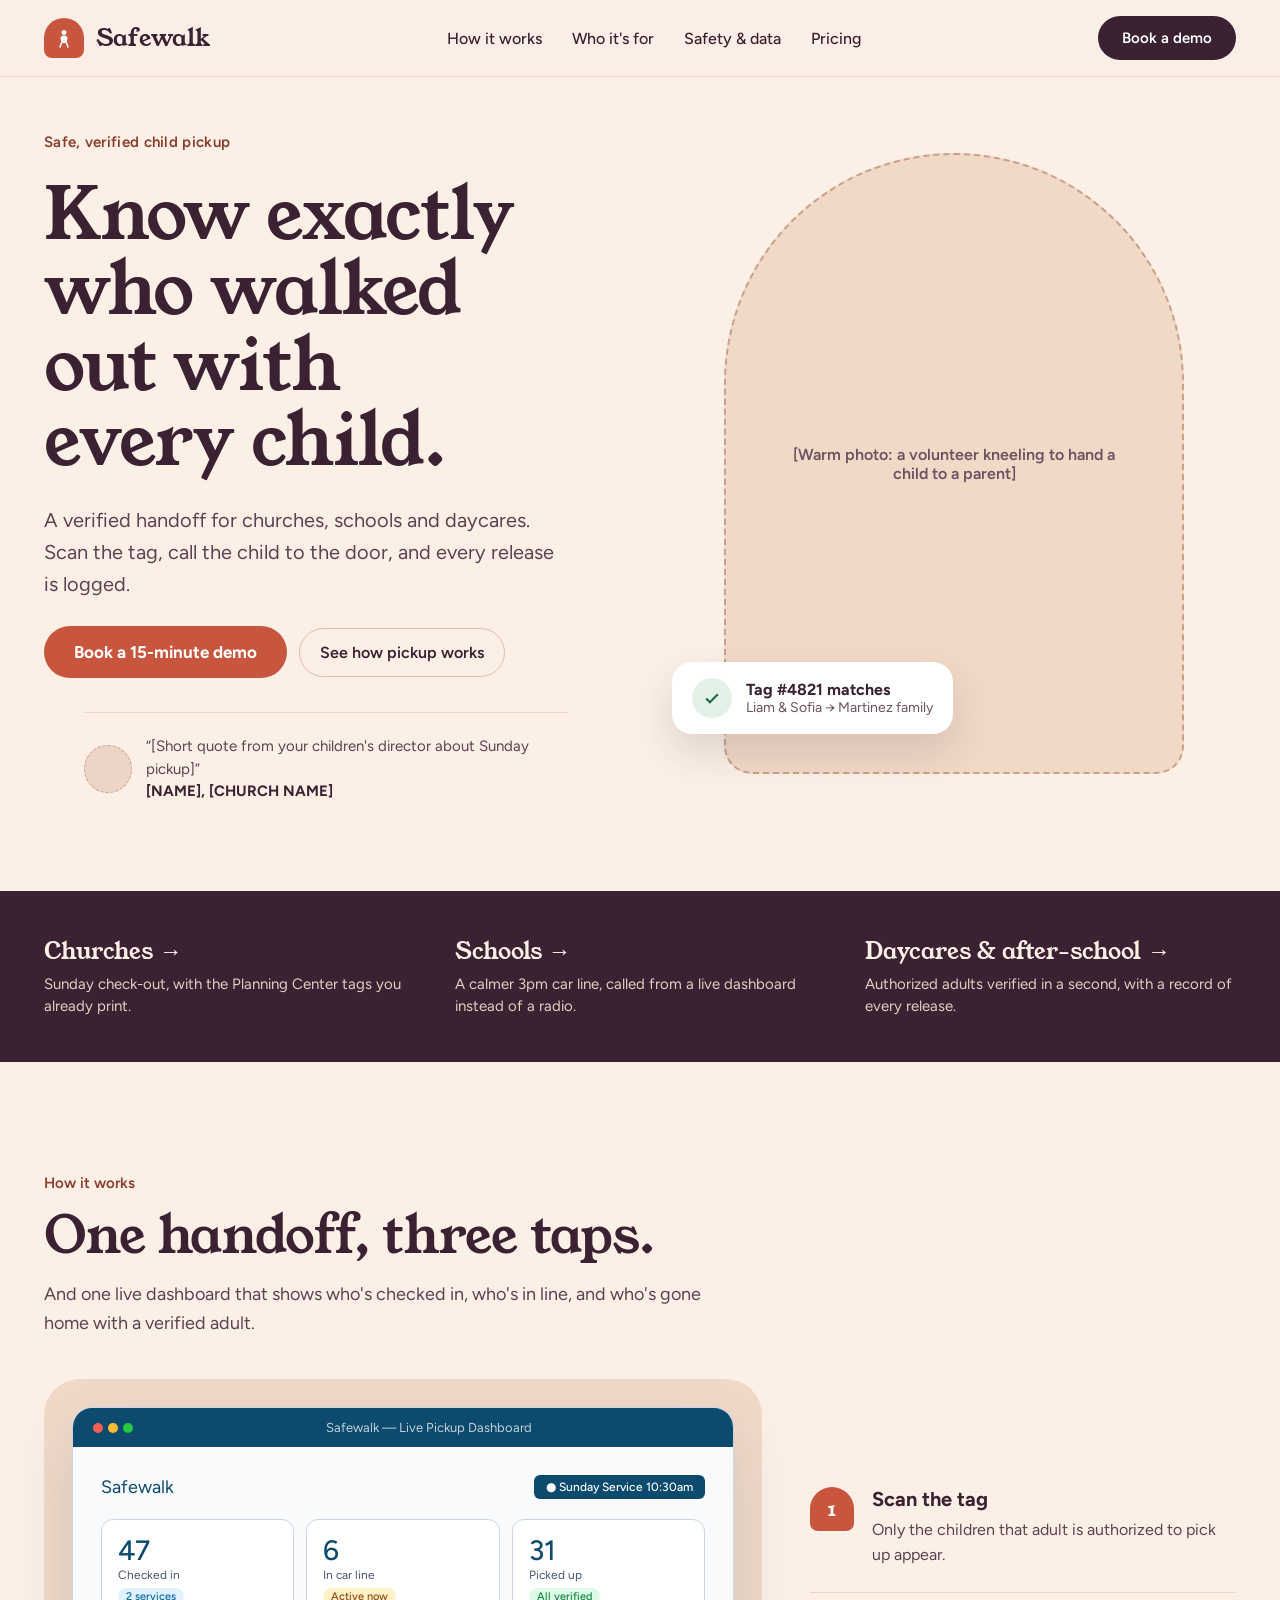
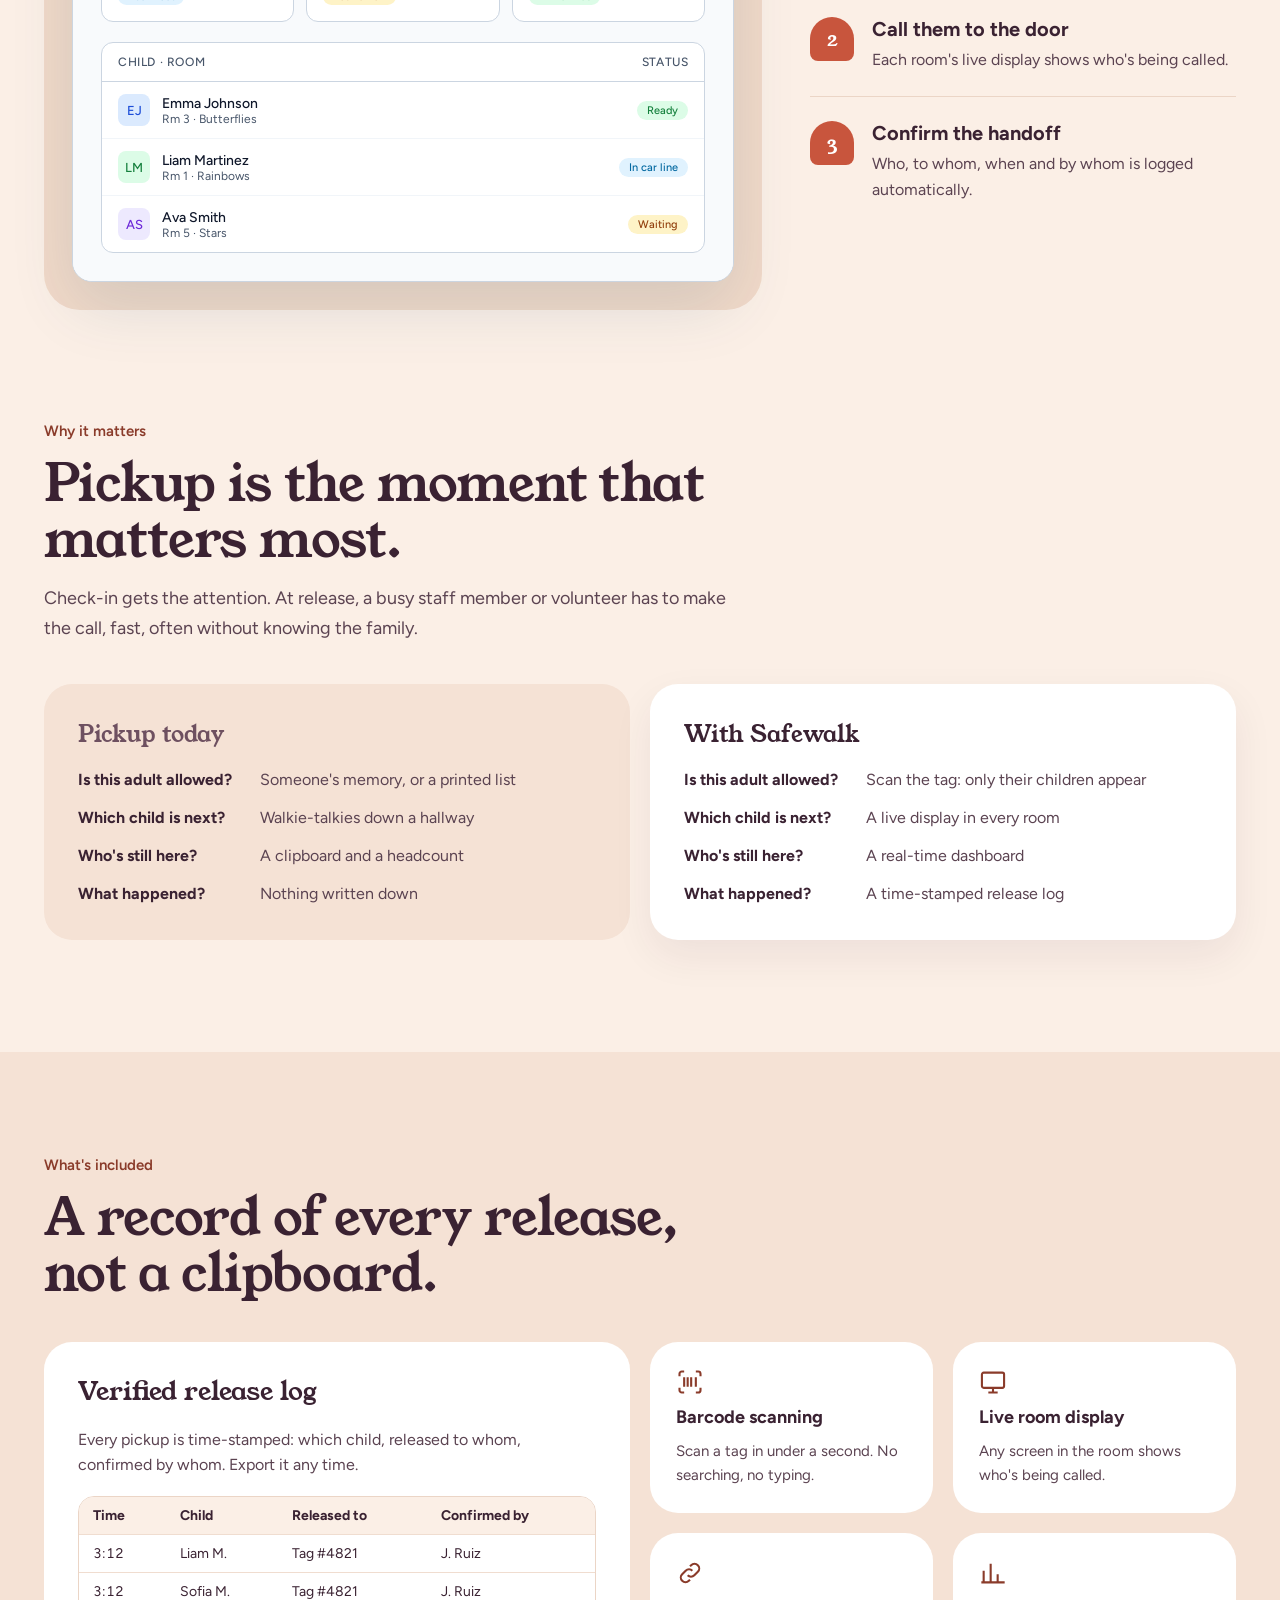
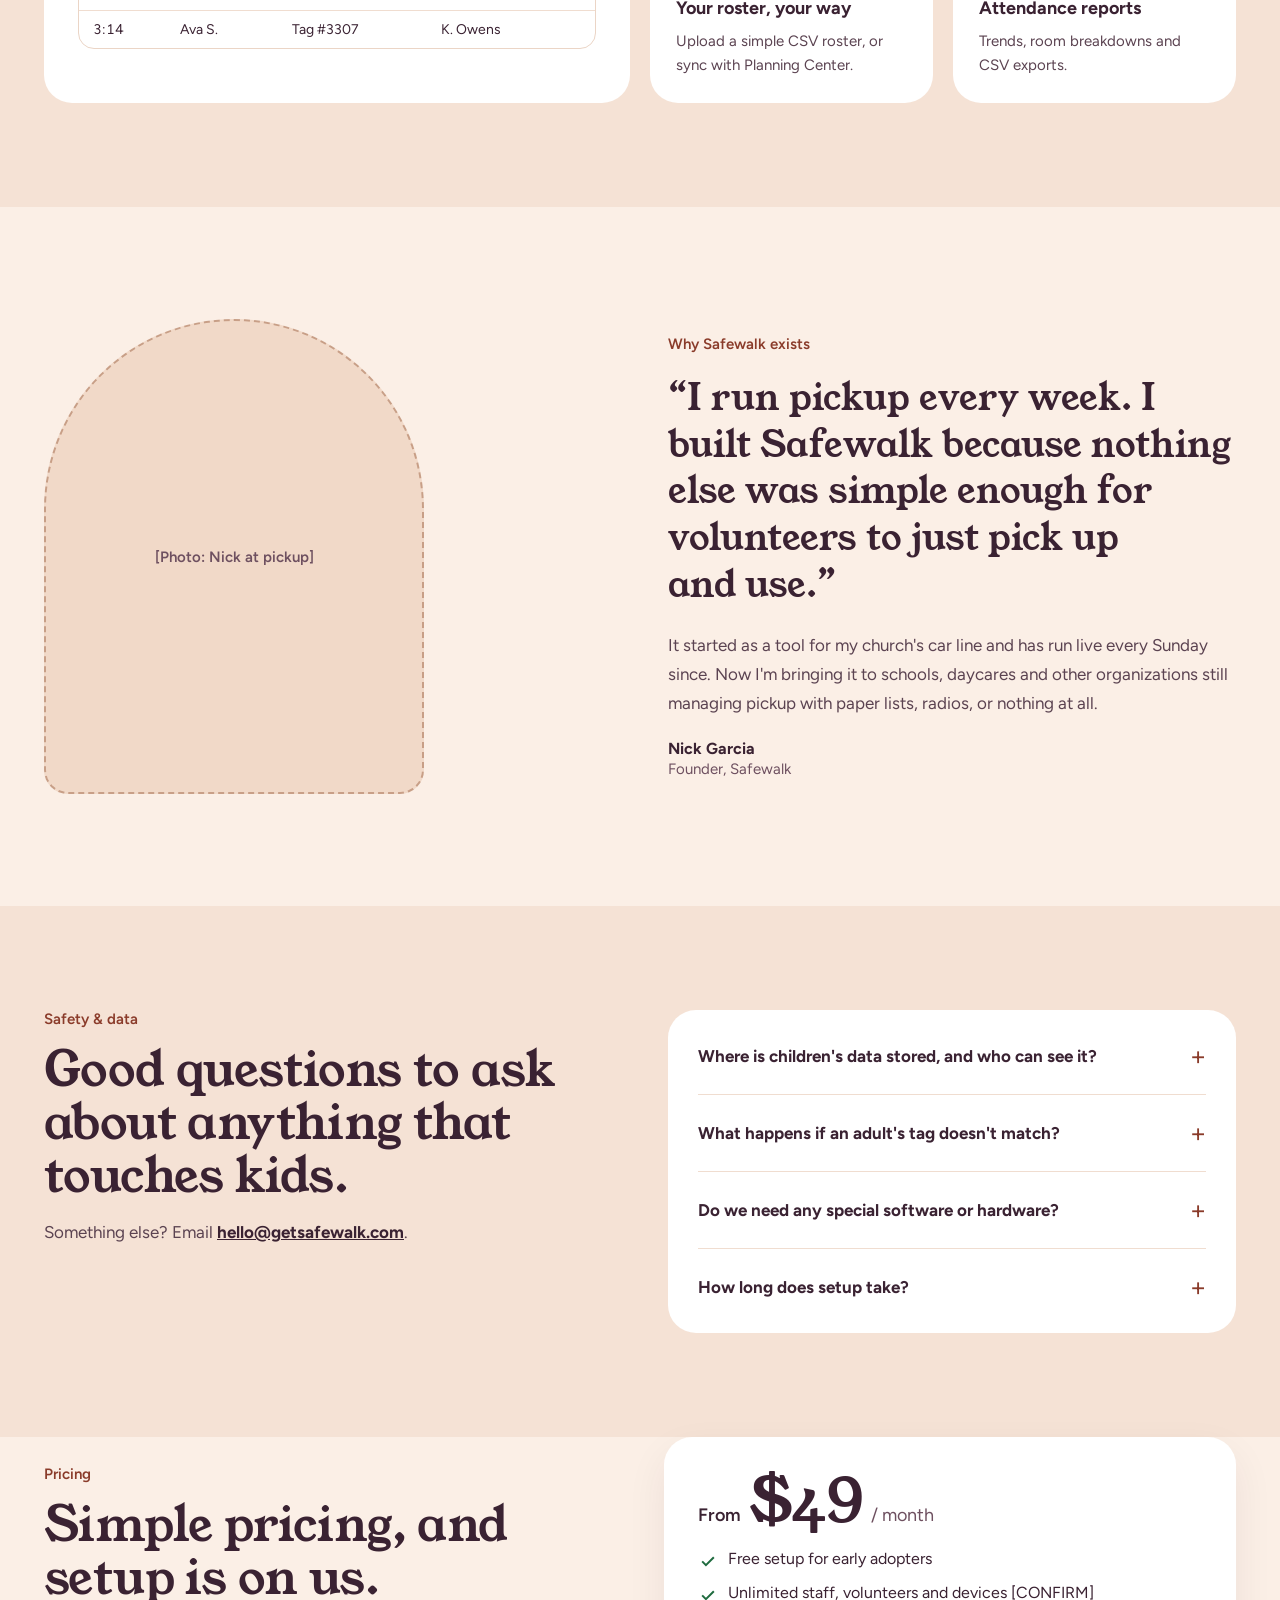
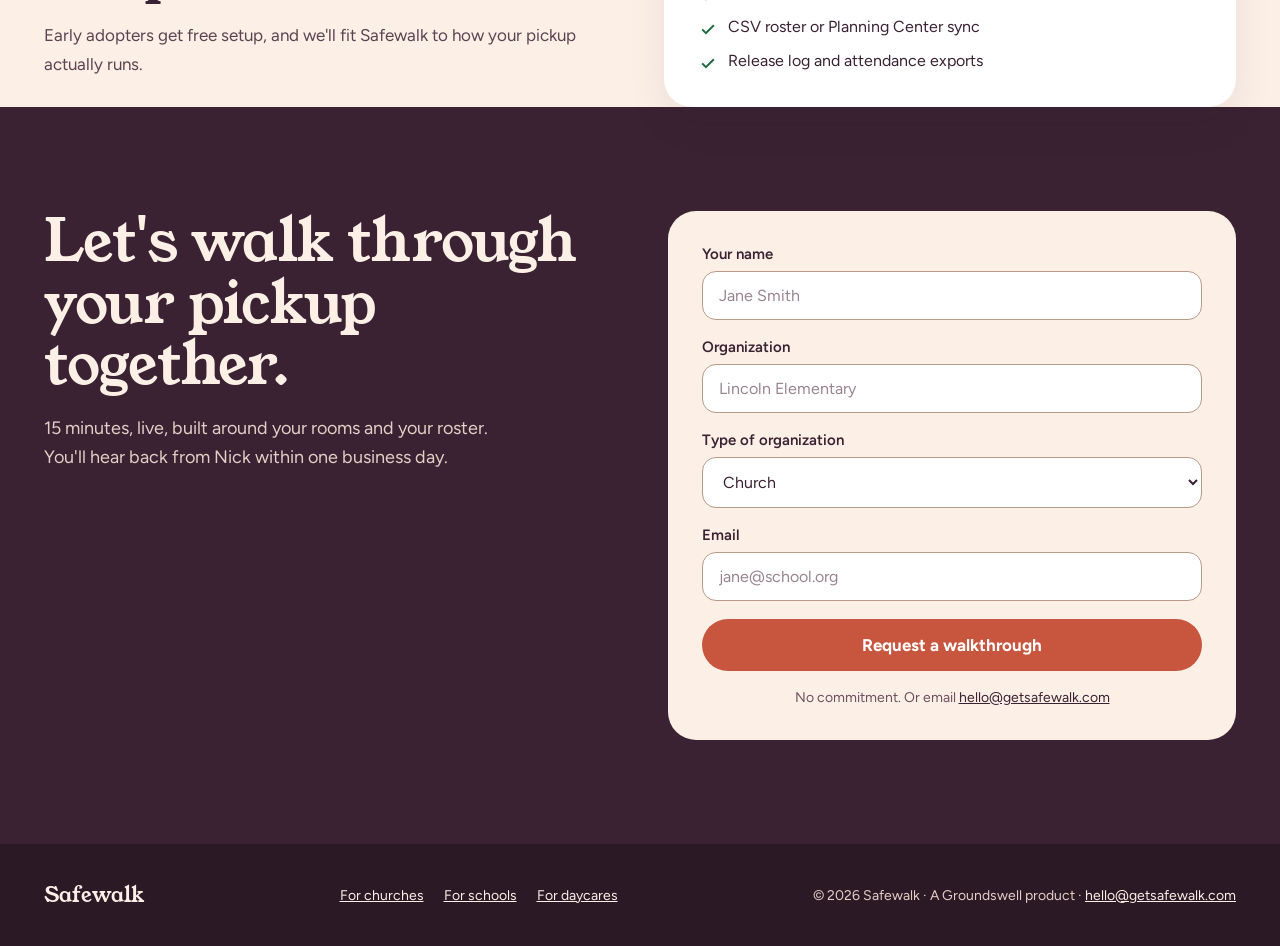
<file: index.html>
<!DOCTYPE html>
<html lang="en">
<head>
<meta charset="UTF-8">
<meta name="viewport" content="width=device-width, initial-scale=1.0">
<title>Safewalk — Safe, verified child pickup</title>
<meta name="description" content="Safewalk is a verified child pickup app for churches, schools and daycares. Scan the tag, call the child to the door, and every release is logged.">
<link rel="canonical" href="https://getsafewalk.com/">
<link rel="icon" href="/assets/favicon.svg" type="image/svg+xml">

<meta property="og:type" content="website">
<meta property="og:site_name" content="Safewalk">
<meta property="og:title" content="Safewalk — Safe, verified child pickup">
<meta property="og:description" content="Safewalk is a verified child pickup app for churches, schools and daycares. Scan the tag, call the child to the door, and every release is logged.">
<meta property="og:url" content="https://getsafewalk.com/">
<!-- TODO(content): add og:image / twitter:image once a share image exists -->
<meta name="twitter:card" content="summary">
<meta name="twitter:title" content="Safewalk — Safe, verified child pickup">
<meta name="twitter:description" content="Safewalk is a verified child pickup app for churches, schools and daycares. Scan the tag, call the child to the door, and every release is logged.">

<link rel="preconnect" href="https://fonts.googleapis.com">
<link rel="preconnect" href="https://fonts.gstatic.com" crossorigin>
<link href="https://fonts.googleapis.com/css2?family=Young+Serif&amp;family=Figtree:wght@400;500;600;700&amp;family=DM+Sans:wght@400;500&amp;family=DM+Serif+Display&amp;display=swap" rel="stylesheet">
<link rel="stylesheet" href="/assets/css/tokens.css">
<link rel="stylesheet" href="/assets/css/site.css">
</head>
<body>

<header class="site-header">
  <nav class="site-nav container" aria-label="Main">
    <a class="brand" href="#top">
      <span class="brand__mark">
        <svg width="18" height="20" viewBox="0 0 18 20" fill="none" aria-hidden="true"><circle cx="9" cy="4.5" r="2.5" fill="#FFFFFF"/><path d="M5.5 10C5.5 8.6 7 7.5 9 7.5C11 7.5 12.5 8.6 12.5 10L11.5 15H6.5L5.5 10Z" fill="#FFFFFF"/><path d="M6.5 15L5 19M11.5 15L13 19" stroke="#FFFFFF" stroke-width="1.5" stroke-linecap="round"/></svg>
      </span>
      <span class="brand__name">Safewalk</span>
    </a>
    <div class="site-nav__links">
      <a href="#how">How it works</a>
      <a href="#who">Who it's for</a>
      <a href="#faq">Safety &amp; data</a>
      <a href="#pricing">Pricing</a>
    </div>
    <a class="btn btn--nav" href="#demo">Book a demo</a>
  </nav>
</header>

<main>

<!-- HERO -->
<section class="hero container" id="top">
  <div class="hero__copy">
    <span class="eyebrow hero__eyebrow">Safe, verified child pickup</span>
    <h1 class="hero__title">Know exactly who walked out with every child.</h1>
    <p class="hero__lede">A verified handoff for churches, schools and daycares. Scan the tag, call the child to the door, and every release is logged.</p>
    <div class="hero__actions">
      <a class="btn btn--primary" href="#demo">Book a 15-minute demo</a>
      <a class="btn btn--secondary" href="#how">See how pickup works</a>
    </div>
    <figure class="quote-row">
      <span class="photo-slot photo-slot--avatar" aria-hidden="true">
        <!-- TODO(content): add /assets/photos/quote-avatar.jpg, then uncomment:
        <img class="photo-slot__img" src="/assets/photos/quote-avatar.jpg" alt="" width="96" height="96" loading="lazy">
        -->
      </span>
      <!-- TODO(content): replace the quote, [NAME] and [CHURCH NAME] below -->
      <blockquote class="quote-row__text">
        <span class="quote-row__quote">“[Short quote from your children's director about Sunday pickup]”</span>
        <strong class="quote-row__cite">[NAME], [CHURCH NAME]</strong>
      </blockquote>
    </figure>
  </div>
  <div class="hero__media">
    <figure class="photo-slot photo-slot--hero">
      <span class="photo-slot__placeholder">[Warm photo: a volunteer kneeling to hand a child to a parent]</span>
      <!-- TODO(content): add /assets/photos/hero-home.jpg (4:5.4 portrait, e.g. 920×1242) then uncomment:
      <img class="photo-slot__img" src="/assets/photos/hero-home.jpg" alt="A volunteer kneeling to hand a child to a parent at pickup" width="920" height="1242">
      -->
    </figure>
    <div class="match-chip">
      <span class="match-chip__icon" aria-hidden="true">
        <svg width="20" height="20" viewBox="0 0 24 24" fill="none" stroke="currentColor" stroke-width="2.6"><path d="M5 12.5l4.5 4.5L19 7.5"/></svg>
      </span>
      <span class="match-chip__text">
        <strong class="match-chip__title">Tag #4821 matches</strong>
        <span class="match-chip__detail">Liam &amp; Sofia → Martinez family</span>
      </span>
    </div>
  </div>
</section>

<!-- TRUST BAND -->
<section class="band--plum" id="who">
  <div class="trust container">
    <a class="trust__item" href="/churches/">
      <span class="trust__title">Churches →</span>
      <span class="trust__desc">Sunday check-out, with the Planning Center tags you already print.</span>
    </a>
    <a class="trust__item" id="schools" href="#demo">
      <span class="trust__title">Schools →</span>
      <span class="trust__desc">A calmer 3pm car line, called from a live dashboard instead of a radio.</span>
    </a>
    <a class="trust__item" id="daycares" href="#demo">
      <span class="trust__title">Daycares &amp; after-school →</span>
      <span class="trust__desc">Authorized adults verified in a second, with a record of every release.</span>
    </a>
  </div>
</section>

<!-- PRODUCT DASHBOARD (from the original site) -->
<section class="container section-stack section--how" id="how">
  <div class="section-intro section-intro--medium">
    <span class="eyebrow">How it works</span>
    <h2 class="section-title">One handoff, three taps.</h2>
    <p class="lede">And one live dashboard that shows who's checked in, who's in line, and who's gone home with a verified adult.</p>
  </div>
  <div class="how__layout">
    <div class="mock-frame">
      <div class="mock-dashboard" role="img" aria-label="The Safewalk live pickup dashboard for a Sunday service: 47 children checked in, 6 in the car line and 31 picked up, all verified, with a queue showing each child's room and status.">
        <div class="mock__bar" aria-hidden="true">
          <div class="mock__dots"><span></span><span></span><span></span></div>
          <span class="mock__bar-title">Safewalk — Live Pickup Dashboard</span>
        </div>
        <div class="mock__body" aria-hidden="true">
          <div class="mock-dashboard__head">
            <span class="mock-dashboard__logo">Safewalk</span>
            <span class="mock-dashboard__session">● Sunday Service 10:30am</span>
          </div>
          <div class="mock-stats">
            <div class="mock-stat">
              <span class="mock-stat__value">47</span>
              <span class="mock-stat__label">Checked in</span>
              <span class="mock__badge mock__badge--sky">2 services</span>
            </div>
            <div class="mock-stat">
              <span class="mock-stat__value">6</span>
              <span class="mock-stat__label">In car line</span>
              <span class="mock__badge mock__badge--amber">Active now</span>
            </div>
            <div class="mock-stat">
              <span class="mock-stat__value">31</span>
              <span class="mock-stat__label">Picked up</span>
              <span class="mock__badge mock__badge--green">All verified</span>
            </div>
          </div>
          <div class="mock-queue">
            <div class="mock-queue__head"><span>Child · Room</span><span>Status</span></div>
            <div class="mock-queue__row">
              <span class="mock__avatar mock__avatar--blue">EJ</span>
              <div class="mock-queue__who"><span class="mock-queue__name">Emma Johnson</span><span class="mock-queue__room">Rm 3 · Butterflies</span></div>
              <span class="mock__status mock__status--ready">Ready</span>
            </div>
            <div class="mock-queue__row">
              <span class="mock__avatar mock__avatar--green">LM</span>
              <div class="mock-queue__who"><span class="mock-queue__name">Liam Martinez</span><span class="mock-queue__room">Rm 1 · Rainbows</span></div>
              <span class="mock__status mock__status--line">In car line</span>
            </div>
            <div class="mock-queue__row">
              <span class="mock__avatar mock__avatar--purple">AS</span>
              <div class="mock-queue__who"><span class="mock-queue__name">Ava Smith</span><span class="mock-queue__room">Rm 5 · Stars</span></div>
              <span class="mock__status mock__status--waiting">Waiting</span>
            </div>
          </div>
        </div>
      </div>
    </div>
    <ol class="steps">
      <li class="steps__item">
        <span class="steps__num" aria-hidden="true">1</span>
        <div class="steps__text">
          <h3 class="steps__title">Scan the tag</h3>
          <p class="steps__body">Only the children that adult is authorized to pick up appear.</p>
        </div>
      </li>
      <li class="steps__item">
        <span class="steps__num" aria-hidden="true">2</span>
        <div class="steps__text">
          <h3 class="steps__title">Call them to the door</h3>
          <p class="steps__body">Each room's live display shows who's being called.</p>
        </div>
      </li>
      <li class="steps__item">
        <span class="steps__num" aria-hidden="true">3</span>
        <div class="steps__text">
          <h3 class="steps__title">Confirm the handoff</h3>
          <p class="steps__body">Who, to whom, when and by whom is logged automatically.</p>
        </div>
      </li>
    </ol>
  </div>
</section>

<!-- BEFORE / AFTER -->
<section class="container section-stack section--why">
  <div class="section-intro section-intro--wide">
    <span class="eyebrow">Why it matters</span>
    <h2 class="section-title">Pickup is the moment that matters most.</h2>
    <p class="lede">Check-in gets the attention. At release, a busy staff member or volunteer has to make the call, fast, often without knowing the family.</p>
  </div>
  <div class="compare">
    <div class="compare__col compare__col--before">
      <span class="compare__heading">Pickup today</span>
      <div class="compare__rows">
        <div class="compare__row"><span class="compare__label">Is this adult allowed?</span><span>Someone's memory, or a printed list</span></div>
        <div class="compare__row"><span class="compare__label">Which child is next?</span><span>Walkie-talkies down a hallway</span></div>
        <div class="compare__row"><span class="compare__label">Who's still here?</span><span>A clipboard and a headcount</span></div>
        <div class="compare__row"><span class="compare__label">What happened?</span><span>Nothing written down</span></div>
      </div>
    </div>
    <div class="compare__col compare__col--after">
      <span class="compare__heading">With Safewalk</span>
      <div class="compare__rows">
        <div class="compare__row"><span class="compare__label">Is this adult allowed?</span><span>Scan the tag: only their children appear</span></div>
        <div class="compare__row"><span class="compare__label">Which child is next?</span><span>A live display in every room</span></div>
        <div class="compare__row"><span class="compare__label">Who's still here?</span><span>A real-time dashboard</span></div>
        <div class="compare__row"><span class="compare__label">What happened?</span><span>A time-stamped release log</span></div>
      </div>
    </div>
  </div>
</section>

<!-- FEATURES -->
<section class="band--panel" id="features">
  <div class="container section-stack section--pad">
    <div class="section-intro section-intro--pricing">
      <span class="eyebrow">What's included</span>
      <h2 class="section-title">A record of every release, not a clipboard.</h2>
    </div>
    <div class="card-grid card-grid--features">
      <div class="card card--feature">
        <h3 class="card__title card__title--lg">Verified release log</h3>
        <p class="card__text">Every pickup is time-stamped: which child, released to whom, confirmed by whom. Export it any time.</p>
        <div class="table-scroll">
          <table class="data-table">
            <thead><tr><th>Time</th><th>Child</th><th>Released to</th><th>Confirmed by</th></tr></thead>
            <tbody>
              <tr><td class="num">3:12</td><td>Liam M.</td><td>Tag #4821</td><td>J. Ruiz</td></tr>
              <tr><td class="num">3:12</td><td>Sofia M.</td><td>Tag #4821</td><td>J. Ruiz</td></tr>
              <tr><td class="num">3:14</td><td>Ava S.</td><td>Tag #3307</td><td>K. Owens</td></tr>
            </tbody>
          </table>
        </div>
      </div>
      <div class="card-grid card-grid--features-sm">
        <div class="card card--feature-sm">
          <svg class="card__icon" width="28" height="28" viewBox="0 0 24 24" fill="none" stroke="currentColor" stroke-width="1.8" aria-hidden="true"><path d="M3 7V5a2 2 0 0 1 2-2h2M17 3h2a2 2 0 0 1 2 2v2M21 17v2a2 2 0 0 1-2 2h-2M7 21H5a2 2 0 0 1-2-2v-2M7 8v8M10 8v8M13 8v8M17 8v8"/></svg>
          <h3 class="card__title">Barcode scanning</h3>
          <p class="card__text">Scan a tag in under a second. No searching, no typing.</p>
        </div>
        <div class="card card--feature-sm">
          <svg class="card__icon" width="28" height="28" viewBox="0 0 24 24" fill="none" stroke="currentColor" stroke-width="1.8" aria-hidden="true"><rect x="2.5" y="4" width="19" height="13" rx="1.5"/><path d="M8 21h8M12 17v4"/></svg>
          <h3 class="card__title">Live room display</h3>
          <p class="card__text">Any screen in the room shows who's being called.</p>
        </div>
        <div class="card card--feature-sm">
          <svg class="card__icon" width="28" height="28" viewBox="0 0 24 24" fill="none" stroke="currentColor" stroke-width="1.8" aria-hidden="true"><path d="M10 14a4 4 0 0 0 5.7 0l3-3a4 4 0 0 0-5.7-5.7l-1 1M14 10a4 4 0 0 0-5.7 0l-3 3a4 4 0 0 0 5.7 5.7l1-1"/></svg>
          <h3 class="card__title">Your roster, your way</h3>
          <p class="card__text">Upload a simple CSV roster, or sync with Planning Center.</p>
        </div>
        <div class="card card--feature-sm">
          <svg class="card__icon" width="28" height="28" viewBox="0 0 24 24" fill="none" stroke="currentColor" stroke-width="1.8" aria-hidden="true"><path d="M4 20V10M10 20V4M16 20v-7M22 20H2"/></svg>
          <h3 class="card__title">Attendance reports</h3>
          <p class="card__text">Trends, room breakdowns and CSV exports.</p>
        </div>
      </div>
    </div>
  </div>
</section>

<!-- FOUNDER -->
<section class="container founder">
  <figure class="photo-slot photo-slot--founder">
    <span class="photo-slot__placeholder">[Photo: Nick at pickup]</span>
    <!-- TODO(content): add /assets/photos/founder.jpg (4:5 portrait, e.g. 760×950) then uncomment:
    <img class="photo-slot__img" src="/assets/photos/founder.jpg" alt="Nick Garcia, founder of Safewalk, at pickup" width="760" height="950" loading="lazy">
    -->
  </figure>
  <div class="founder__copy">
    <span class="eyebrow">Why Safewalk exists</span>
    <blockquote class="founder__quote">“I run pickup every week. I built Safewalk because nothing else was simple enough for volunteers to just pick up and use.”</blockquote>
    <p class="founder__body">It started as a tool for my church's car line and has run live every Sunday since. Now I'm bringing it to schools, daycares and other organizations still managing pickup with paper lists, radios, or nothing at all.</p>
    <div class="founder__sig">
      <strong>Nick Garcia</strong>
      <span>Founder, Safewalk</span>
    </div>
  </div>
</section>

<!-- FAQ -->
<section class="band--panel" id="faq">
  <div class="container faq section--pad">
    <div class="section-intro">
      <span class="eyebrow">Safety &amp; data</span>
      <h2 class="section-title section-title--sm">Good questions to ask about anything that touches kids.</h2>
      <p class="founder__body">Something else? Email <a href="mailto:hello@getsafewalk.com"><strong>hello@getsafewalk.com</strong></a>.</p>
    </div>
    <div class="faq__list">
      <details class="faq__item">
        <summary>Where is children's data stored, and who can see it?<span class="faq__plus" aria-hidden="true">+</span></summary>
        <!-- TODO(content): describe hosting, who has access (roles), and how long records are kept -->
        <p>[DESCRIBE HOSTING, WHO HAS ACCESS (ROLES), AND HOW LONG RECORDS ARE KEPT]</p>
      </details>
      <details class="faq__item">
        <summary>What happens if an adult's tag doesn't match?<span class="faq__plus" aria-hidden="true">+</span></summary>
        <!-- TODO(content): describe the mismatch / no-tag flow -->
        <p>[DESCRIBE THE MISMATCH / NO-TAG FLOW]</p>
      </details>
      <details class="faq__item">
        <summary>Do we need any special software or hardware?<span class="faq__plus" aria-hidden="true">+</span></summary>
        <p>No. A phone, tablet or laptop you already have is enough to start, and a simple CSV roster works. Churches can sync with Planning Center.</p>
      </details>
      <details class="faq__item">
        <summary>How long does setup take?<span class="faq__plus" aria-hidden="true">+</span></summary>
        <!-- TODO(content): typical setup time -->
        <p>[TYPICAL SETUP TIME], and setup is free for early adopters.</p>
      </details>
    </div>
  </div>
</section>

<!-- PRICING -->
<section class="container pricing" id="pricing">
  <div class="section-intro section-intro--narrow">
    <span class="eyebrow">Pricing</span>
    <h2 class="section-title section-title--sm">Simple pricing, and setup is on us.</h2>
    <p class="founder__body">Early adopters get free setup, and we'll fit Safewalk to how your pickup actually runs.</p>
  </div>
  <div class="card card--feature card--shadow">
    <div class="pricing__price">
      <span class="pricing__from">From</span>
      <span class="pricing__amount">$49</span>
      <span class="pricing__per">/ month</span>
    </div>
    <ul class="check-list">
      <li><svg width="20" height="20" viewBox="0 0 24 24" fill="none" stroke="currentColor" stroke-width="2.4" aria-hidden="true"><path d="M5 12.5l4.5 4.5L19 7.5"/></svg>Free setup for early adopters</li>
      <!-- TODO(content): confirm unlimited users/devices -->
      <li><svg width="20" height="20" viewBox="0 0 24 24" fill="none" stroke="currentColor" stroke-width="2.4" aria-hidden="true"><path d="M5 12.5l4.5 4.5L19 7.5"/></svg>Unlimited staff, volunteers and devices [CONFIRM]</li>
      <li><svg width="20" height="20" viewBox="0 0 24 24" fill="none" stroke="currentColor" stroke-width="2.4" aria-hidden="true"><path d="M5 12.5l4.5 4.5L19 7.5"/></svg>CSV roster or Planning Center sync</li>
      <li><svg width="20" height="20" viewBox="0 0 24 24" fill="none" stroke="currentColor" stroke-width="2.4" aria-hidden="true"><path d="M5 12.5l4.5 4.5L19 7.5"/></svg>Release log and attendance exports</li>
    </ul>
  </div>
</section>

<!-- DEMO FORM -->
<section class="band--plum" id="demo">
  <div class="container demo section--pad">
    <div class="demo__copy">
      <h2 class="section-title section-title--lg">Let's walk through your pickup together.</h2>
      <p class="demo__lede">15 minutes, live, built around your rooms and your roster. You'll hear back from Nick within one business day.</p>
    </div>
    <div class="card card--panel">
      <form class="demo-form" id="demo-form" action="https://formspree.io/f/mojbpwpj" method="POST" novalidate>
        <input type="hidden" name="source_page" value="home">
        <div class="field">
          <label for="m-name">Your name</label>
          <input id="m-name" name="name" type="text" autocomplete="name" placeholder="Jane Smith" required aria-describedby="err-name">
          <p class="field__error" id="err-name" hidden>Please enter your name.</p>
        </div>
        <div class="field">
          <label for="m-org">Organization</label>
          <input id="m-org" name="organization" type="text" autocomplete="organization" placeholder="Lincoln Elementary" required aria-describedby="err-organization">
          <p class="field__error" id="err-organization" hidden>Please enter your organization.</p>
        </div>
        <div class="field">
          <label for="m-type">Type of organization</label>
          <select id="m-type" name="org_type">
            <option>Church</option>
            <option>School</option>
            <option>Daycare</option>
            <option>After-school program</option>
            <option>Other</option>
          </select>
        </div>
        <div class="field">
          <label for="m-email">Email</label>
          <input id="m-email" name="email" type="email" autocomplete="email" placeholder="jane@school.org" required aria-describedby="err-email">
          <p class="field__error" id="err-email" hidden>Please enter a valid email address.</p>
        </div>
        <button class="btn btn--primary btn--block" type="submit">
          <span class="btn__spinner" aria-hidden="true"></span>
          <span class="btn__label">Request a walkthrough</span>
        </button>
        <p class="form-note">No commitment. Or email <a href="mailto:hello@getsafewalk.com">hello@getsafewalk.com</a></p>
        <p class="form-error" id="form-error" role="alert" hidden></p>
      </form>
      <div class="form-success" id="form-success" role="status" tabindex="-1" hidden>
        <span class="form-success__icon" aria-hidden="true">✓</span>
        <h3 class="form-success__title">Thanks!</h3>
        <p class="form-success__text">Nick will be in touch within one business day to schedule your walkthrough.</p>
      </div>
    </div>
  </div>
</section>

</main>

<footer class="site-footer">
  <div class="container site-footer__inner">
    <span class="site-footer__logo">Safewalk</span>
    <div class="site-footer__links">
      <a href="/churches/">For churches</a>
      <a href="#schools">For schools</a>
      <a href="#daycares">For daycares</a>
    </div>
    <span>© 2026 Safewalk · A Groundswell product · <a href="mailto:hello@getsafewalk.com">hello@getsafewalk.com</a></span>
  </div>
</footer>

<script src="/assets/js/demo-form.js" defer></script>
</body>
</html>
</file>
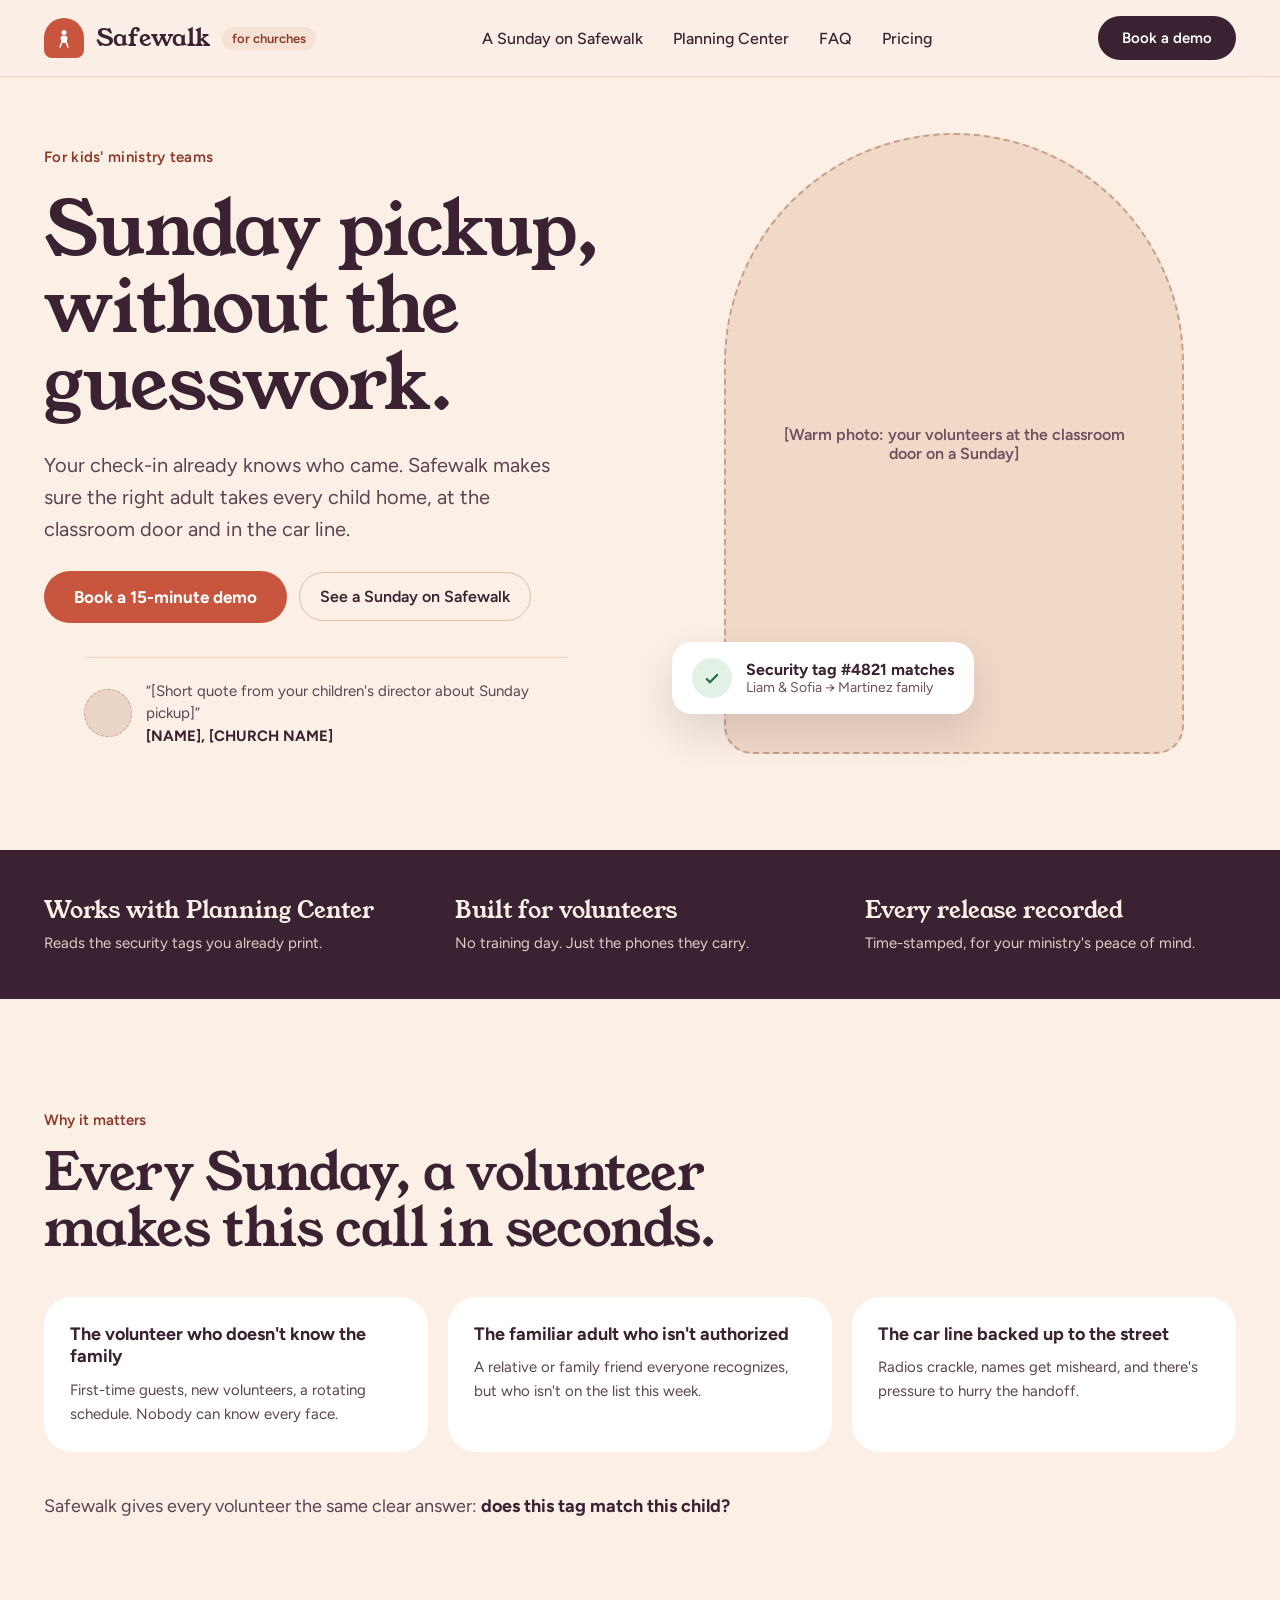
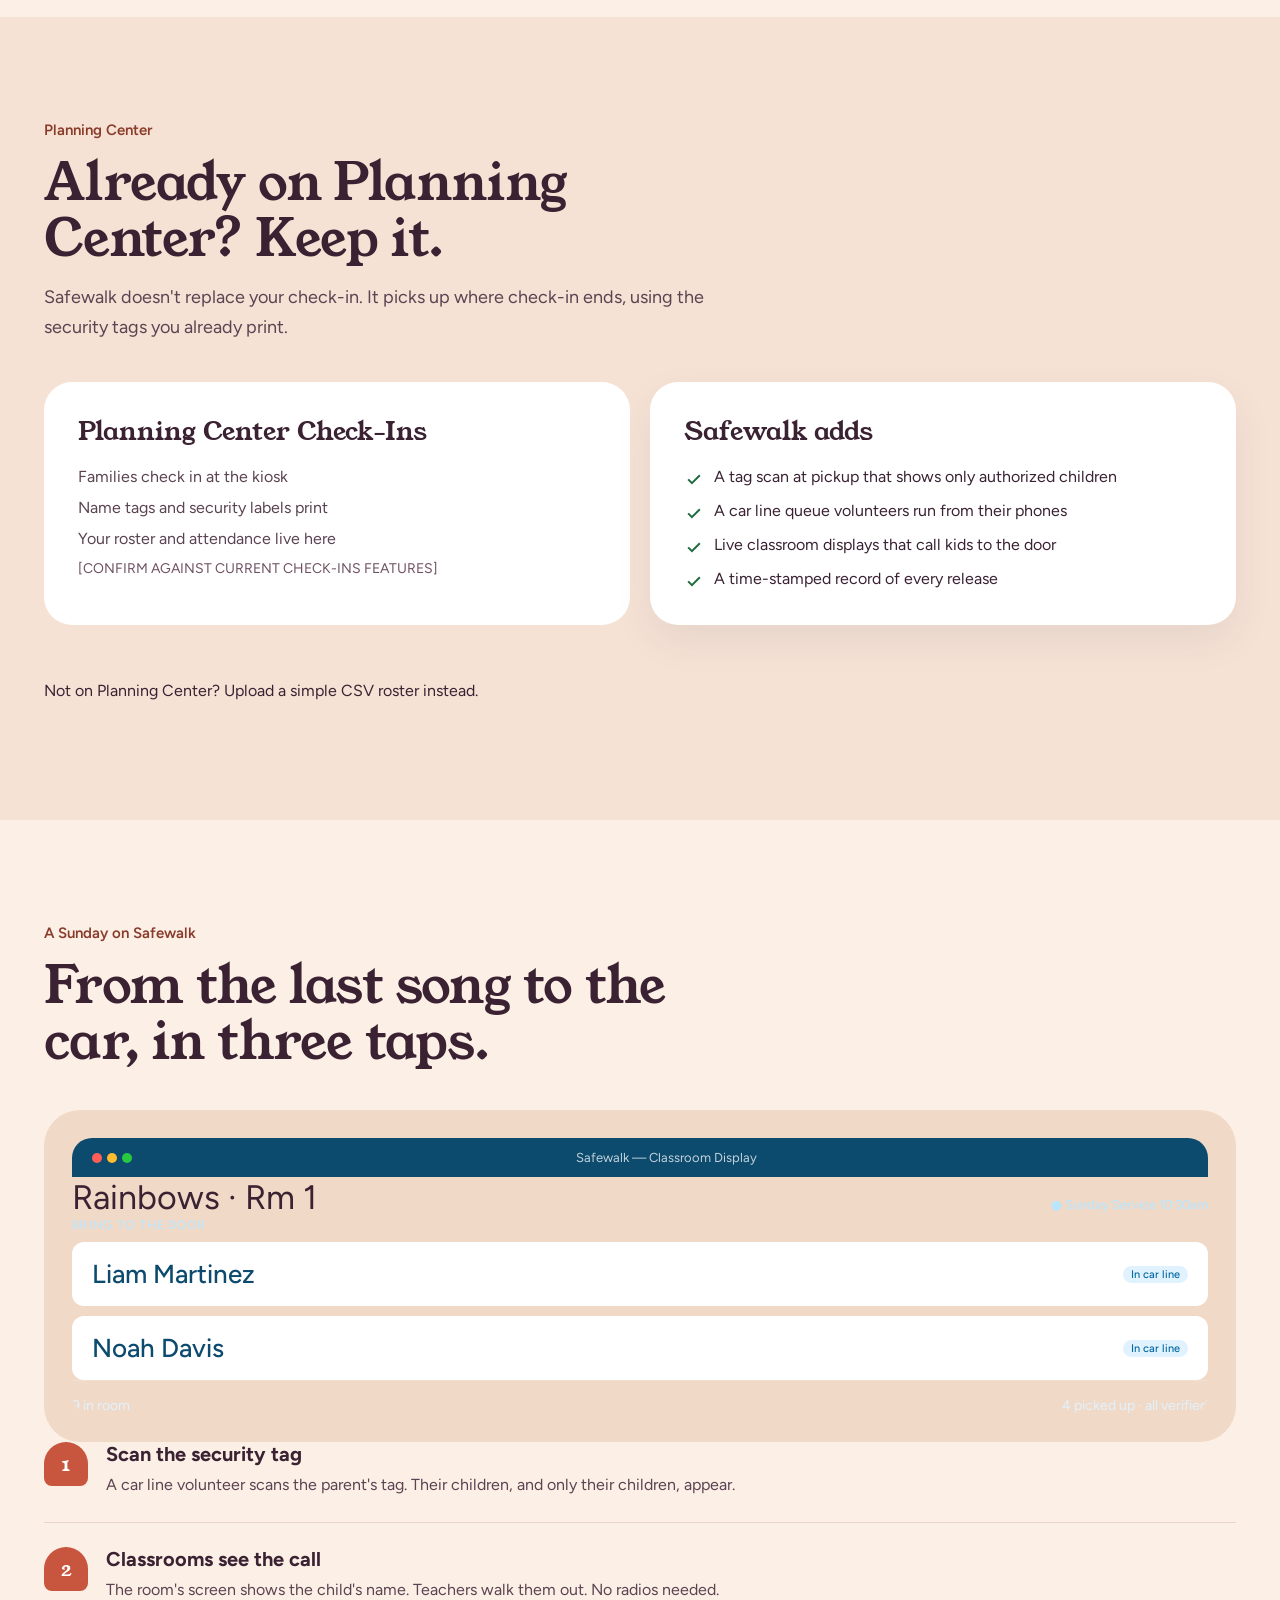
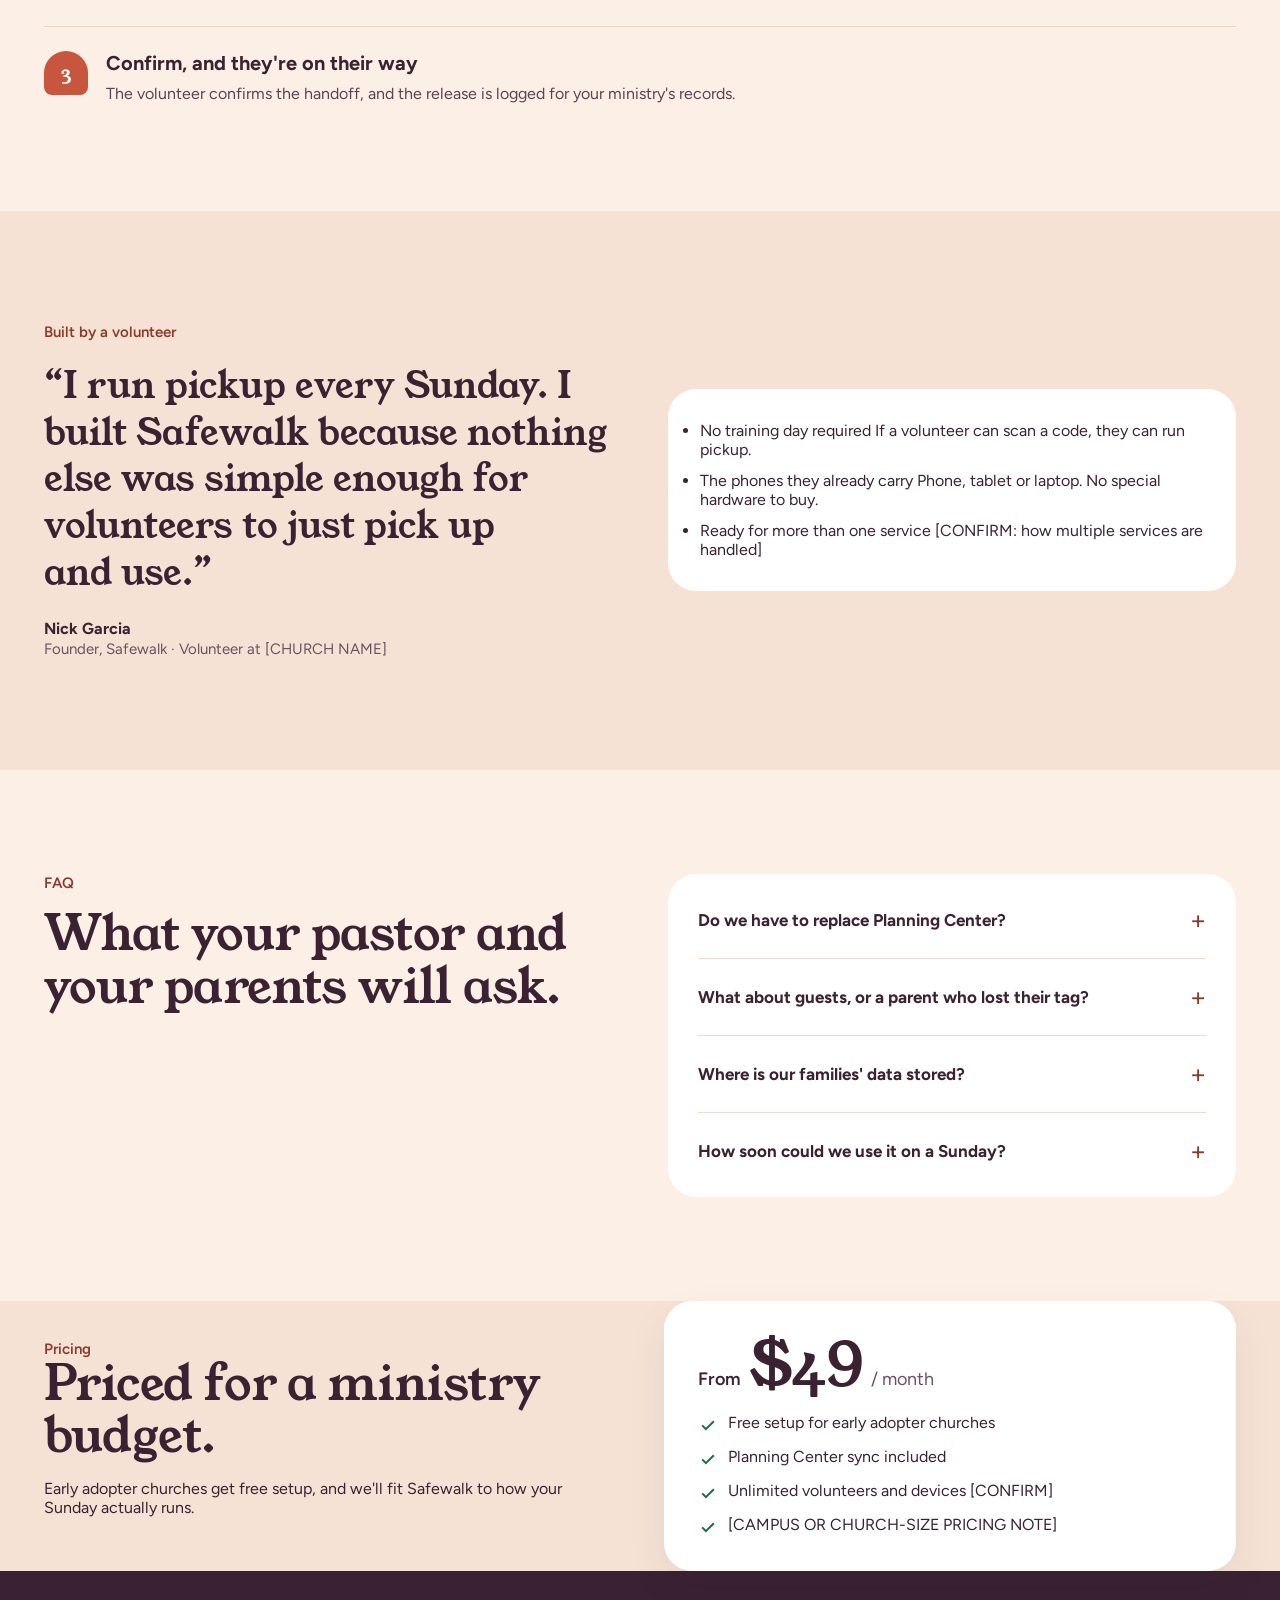
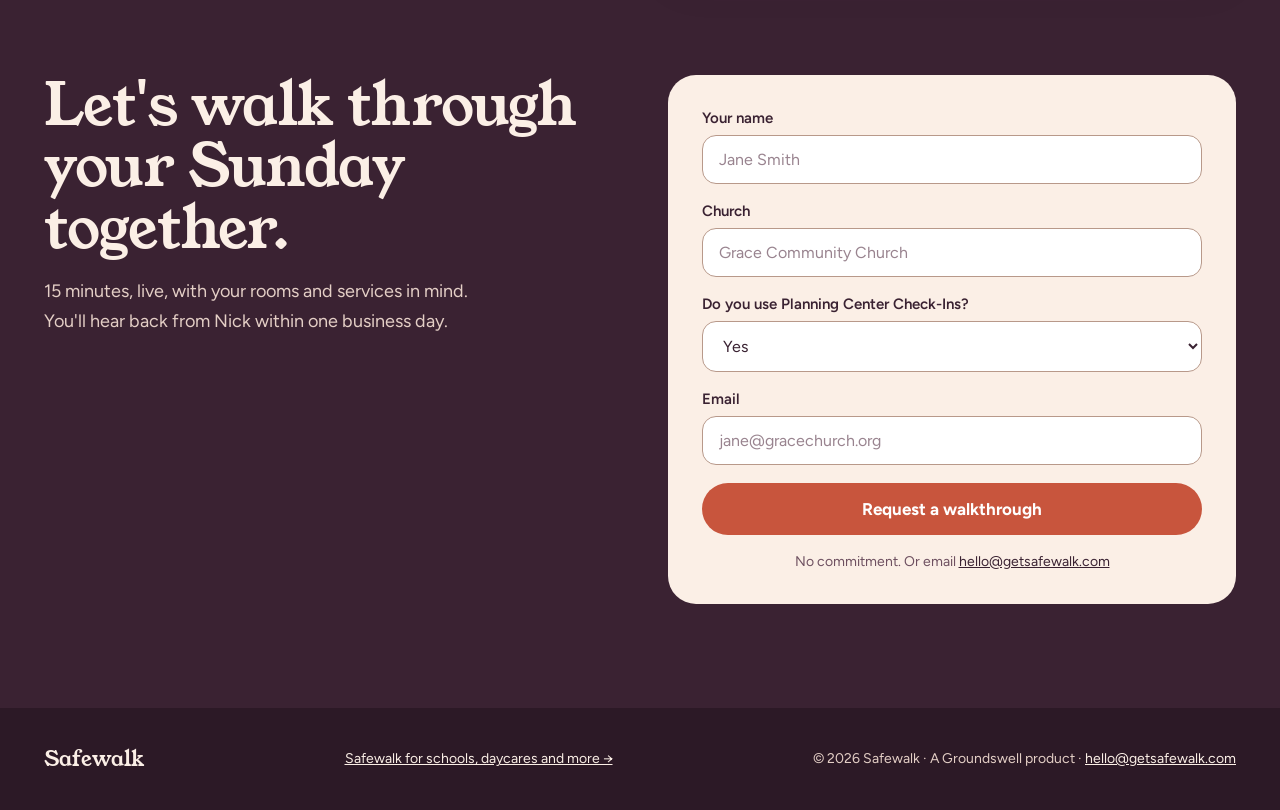
<file: churches/index.html>
<!DOCTYPE html>
<html lang="en">
<head>
<meta charset="UTF-8">
<meta name="viewport" content="width=device-width, initial-scale=1.0">
<title>Safewalk for churches — Sunday pickup, without the guesswork</title>
<meta name="description" content="Safewalk works alongside Planning Center Check-Ins to verify every Sunday pickup: tag scan, live classroom display, and a time-stamped release log.">
<link rel="canonical" href="https://getsafewalk.com/churches/">
<link rel="icon" href="/assets/favicon.svg" type="image/svg+xml">

<meta property="og:type" content="website">
<meta property="og:site_name" content="Safewalk">
<meta property="og:title" content="Safewalk for churches — Sunday pickup, without the guesswork">
<meta property="og:description" content="Safewalk works alongside Planning Center Check-Ins to verify every Sunday pickup: tag scan, live classroom display, and a time-stamped release log.">
<meta property="og:url" content="https://getsafewalk.com/churches/">
<!-- TODO(content): add og:image / twitter:image once a share image exists -->
<meta name="twitter:card" content="summary">
<meta name="twitter:title" content="Safewalk for churches — Sunday pickup, without the guesswork">
<meta name="twitter:description" content="Safewalk works alongside Planning Center Check-Ins to verify every Sunday pickup: tag scan, live classroom display, and a time-stamped release log.">

<link rel="preconnect" href="https://fonts.googleapis.com">
<link rel="preconnect" href="https://fonts.gstatic.com" crossorigin>
<link href="https://fonts.googleapis.com/css2?family=Young+Serif&amp;family=Figtree:wght@400;500;600;700&amp;family=DM+Sans:wght@400;500&amp;family=DM+Serif+Display&amp;display=swap" rel="stylesheet">
<link rel="stylesheet" href="/assets/css/tokens.css">
<link rel="stylesheet" href="/assets/css/site.css">
</head>
<body class="page-churches">

<header class="site-header">
  <nav class="site-nav container" aria-label="Main">
    <a class="brand" href="/">
      <span class="brand__mark">
        <svg width="18" height="20" viewBox="0 0 18 20" fill="none" aria-hidden="true"><circle cx="9" cy="4.5" r="2.5" fill="#FFFFFF"/><path d="M5.5 10C5.5 8.6 7 7.5 9 7.5C11 7.5 12.5 8.6 12.5 10L11.5 15H6.5L5.5 10Z" fill="#FFFFFF"/><path d="M6.5 15L5 19M11.5 15L13 19" stroke="#FFFFFF" stroke-width="1.5" stroke-linecap="round"/></svg>
      </span>
      <span class="brand__text">
        <span class="brand__name">Safewalk</span>
        <span class="brand__tag">for churches</span>
      </span>
    </a>
    <div class="site-nav__links">
      <a href="#sunday">A Sunday on Safewalk</a>
      <a href="#pco">Planning Center</a>
      <a href="#faq">FAQ</a>
      <a href="#pricing">Pricing</a>
    </div>
    <a class="btn btn--nav" href="#demo">Book a demo</a>
  </nav>
</header>

<main>

<!-- HERO -->
<section class="hero container" id="top">
  <div class="hero__copy">
    <span class="eyebrow hero__eyebrow">For kids' ministry teams</span>
    <h1 class="hero__title">Sunday pickup, without the guesswork.</h1>
    <p class="hero__lede">Your check-in already knows who came. Safewalk makes sure the right adult takes every child home, at the classroom door and in the car line.</p>
    <div class="hero__actions">
      <a class="btn btn--primary" href="#demo">Book a 15-minute demo</a>
      <a class="btn btn--secondary" href="#sunday">See a Sunday on Safewalk</a>
    </div>
    <figure class="quote-row">
      <span class="photo-slot photo-slot--avatar" aria-hidden="true">
        <!-- TODO(content): add /assets/photos/quote-avatar.jpg, then uncomment:
        <img class="photo-slot__img" src="/assets/photos/quote-avatar.jpg" alt="" width="96" height="96" loading="lazy">
        -->
      </span>
      <!-- TODO(content): replace the quote, [NAME] and [CHURCH NAME] below -->
      <blockquote class="quote-row__text">
        <span class="quote-row__quote">“[Short quote from your children's director about Sunday pickup]”</span>
        <strong class="quote-row__cite">[NAME], [CHURCH NAME]</strong>
      </blockquote>
    </figure>
  </div>
  <div class="hero__media">
    <figure class="photo-slot photo-slot--hero">
      <span class="photo-slot__placeholder">[Warm photo: your volunteers at the classroom door on a Sunday]</span>
      <!-- TODO(content): add /assets/photos/hero-churches.jpg (4:5.4 portrait, e.g. 920×1242) then uncomment:
      <img class="photo-slot__img" src="/assets/photos/hero-churches.jpg" alt="Volunteers handing children to parents at the classroom door on a Sunday" width="920" height="1242">
      -->
    </figure>
    <div class="match-chip">
      <span class="match-chip__icon" aria-hidden="true">
        <svg width="20" height="20" viewBox="0 0 24 24" fill="none" stroke="currentColor" stroke-width="2.6"><path d="M5 12.5l4.5 4.5L19 7.5"/></svg>
      </span>
      <span class="match-chip__text">
        <strong class="match-chip__title">Security tag #4821 matches</strong>
        <span class="match-chip__detail">Liam &amp; Sofia → Martinez family</span>
      </span>
    </div>
  </div>
</section>

<!-- TRUST BAND -->
<section class="band--plum">
  <div class="trust container">
    <div class="trust__item">
      <span class="trust__title">Works with Planning Center</span>
      <span class="trust__desc">Reads the security tags you already print.</span>
    </div>
    <div class="trust__item">
      <span class="trust__title">Built for volunteers</span>
      <span class="trust__desc">No training day. Just the phones they carry.</span>
    </div>
    <div class="trust__item">
      <span class="trust__title">Every release recorded</span>
      <span class="trust__desc">Time-stamped, for your ministry's peace of mind.</span>
    </div>
  </div>
</section>

<!-- THE MOMENTS -->
<section class="container section-stack section--moments">
  <div class="section-intro">
    <span class="eyebrow">Why it matters</span>
    <h2 class="section-title">Every Sunday, a volunteer makes this call in seconds.</h2>
  </div>
  <div class="card-grid card-grid--moments">
    <div class="card card--feature-sm">
      <h3 class="card__title">The volunteer who doesn't know the family</h3>
      <p class="card__text">First-time guests, new volunteers, a rotating schedule. Nobody can know every face.</p>
    </div>
    <div class="card card--feature-sm">
      <h3 class="card__title">The familiar adult who isn't authorized</h3>
      <p class="card__text">A relative or family friend everyone recognizes, but who isn't on the list this week.</p>
    </div>
    <div class="card card--feature-sm">
      <h3 class="card__title">The car line backed up to the street</h3>
      <p class="card__text">Radios crackle, names get misheard, and there's pressure to hurry the handoff.</p>
    </div>
  </div>
  <p class="closing-line">Safewalk gives every volunteer the same clear answer: <strong>does this tag match this child?</strong></p>
</section>

<!-- PLANNING CENTER -->
<section class="band--panel" id="pco">
  <div class="container section-stack section--pad">
    <div class="section-intro">
      <span class="eyebrow">Planning Center</span>
      <h2 class="section-title">Already on Planning Center? Keep it.</h2>
      <p class="lede">Safewalk doesn't replace your check-in. It picks up where check-in ends, using the security tags you already print.</p>
    </div>
    <div class="card-grid card-grid--pco">
      <div class="card card--feature">
        <span class="card__title card__title--muted">Planning Center Check-Ins</span>
        <ul class="plain-list">
          <li>Families check in at the kiosk</li>
          <li>Name tags and security labels print</li>
          <li>Your roster and attendance live here</li>
          <li class="plain-list__note">[CONFIRM AGAINST CURRENT CHECK-INS FEATURES]</li>
        </ul>
      </div>
      <div class="card card--feature card--shadow">
        <span class="card__title card__title--with-mark"><span class="arch-mark" aria-hidden="true"></span>Safewalk adds</span>
        <ul class="check-list">
          <li><svg width="20" height="20" viewBox="0 0 24 24" fill="none" stroke="currentColor" stroke-width="2.4" aria-hidden="true"><path d="M5 12.5l4.5 4.5L19 7.5"/></svg>A tag scan at pickup that shows only authorized children</li>
          <li><svg width="20" height="20" viewBox="0 0 24 24" fill="none" stroke="currentColor" stroke-width="2.4" aria-hidden="true"><path d="M5 12.5l4.5 4.5L19 7.5"/></svg>A car line queue volunteers run from their phones</li>
          <li><svg width="20" height="20" viewBox="0 0 24 24" fill="none" stroke="currentColor" stroke-width="2.4" aria-hidden="true"><path d="M5 12.5l4.5 4.5L19 7.5"/></svg>Live classroom displays that call kids to the door</li>
          <li><svg width="20" height="20" viewBox="0 0 24 24" fill="none" stroke="currentColor" stroke-width="2.4" aria-hidden="true"><path d="M5 12.5l4.5 4.5L19 7.5"/></svg>A time-stamped record of every release</li>
        </ul>
      </div>
    </div>
    <p class="section-note">Not on Planning Center? Upload a simple CSV roster instead.</p>
  </div>
</section>

<!-- SUNDAY FLOW -->
<section class="container section-stack section--pad" id="sunday">
  <div class="section-intro section-intro--narrow">
    <span class="eyebrow">A Sunday on Safewalk</span>
    <h2 class="section-title">From the last song to the car, in three taps.</h2>
  </div>
  <div class="sunday__layout">
    <div class="mock-frame">
      <div class="mock-display" role="img" aria-label="Safewalk classroom display for Rainbows, Room 1, during the 10:30am Sunday service: Liam Martinez and Noah Davis are being called to the door, with 9 children still in the room and 4 picked up, all verified.">
        <div class="mock__bar" aria-hidden="true">
          <div class="mock__dots"><span></span><span></span><span></span></div>
          <span class="mock__bar-title">Safewalk — Classroom Display</span>
        </div>
        <div class="mock__body" aria-hidden="true">
          <div class="mock-display__head">
            <span class="mock-display__room">Rainbows · Rm 1</span>
            <span class="mock-display__session">● Sunday Service 10:30am</span>
          </div>
          <div class="mock-display__group">
            <span class="mock-display__label">Bring to the door</span>
            <div class="mock-display__call"><span class="mock-display__name">Liam Martinez</span><span class="mock__badge mock__badge--sky">In car line</span></div>
            <div class="mock-display__call"><span class="mock-display__name">Noah Davis</span><span class="mock__badge mock__badge--sky">In car line</span></div>
          </div>
          <div class="mock-display__foot">
            <span>9 in room</span><span>4 picked up · all verified</span>
          </div>
        </div>
      </div>
    </div>
    <ol class="steps">
      <li class="steps__item">
        <span class="steps__num" aria-hidden="true">1</span>
        <div class="steps__text">
          <h3 class="steps__title">Scan the security tag</h3>
          <p class="steps__body">A car line volunteer scans the parent's tag. Their children, and only their children, appear.</p>
        </div>
      </li>
      <li class="steps__item">
        <span class="steps__num" aria-hidden="true">2</span>
        <div class="steps__text">
          <h3 class="steps__title">Classrooms see the call</h3>
          <p class="steps__body">The room's screen shows the child's name. Teachers walk them out. No radios needed.</p>
        </div>
      </li>
      <li class="steps__item">
        <span class="steps__num" aria-hidden="true">3</span>
        <div class="steps__text">
          <h3 class="steps__title">Confirm, and they're on their way</h3>
          <p class="steps__body">The volunteer confirms the handoff, and the release is logged for your ministry's records.</p>
        </div>
      </li>
    </ol>
  </div>
</section>

<!-- BUILT BY A VOLUNTEER -->
<section class="band--panel">
  <div class="container founder">
    <div class="founder__copy">
      <span class="eyebrow">Built by a volunteer</span>
      <blockquote class="founder__quote">“I run pickup every Sunday. I built Safewalk because nothing else was simple enough for volunteers to just pick up and use.”</blockquote>
      <div class="founder__sig">
        <strong>Nick Garcia</strong>
        <span>Founder, Safewalk · Volunteer at [CHURCH NAME]</span>
        <!-- TODO(content): replace [CHURCH NAME] above -->
      </div>
    </div>
    <ul class="point-list card">
      <li class="point-list__item">
        <span class="point-list__title">No training day required</span>
        <span class="point-list__body">If a volunteer can scan a code, they can run pickup.</span>
      </li>
      <li class="point-list__item">
        <span class="point-list__title">The phones they already carry</span>
        <span class="point-list__body">Phone, tablet or laptop. No special hardware to buy.</span>
      </li>
      <li class="point-list__item">
        <span class="point-list__title">Ready for more than one service</span>
        <span class="point-list__body">[CONFIRM: how multiple services are handled]</span>
        <!-- TODO(content): confirm how multiple services are handled -->
      </li>
    </ul>
  </div>
</section>

<!-- FAQ -->
<section class="container faq section--pad" id="faq">
  <div class="section-intro">
    <span class="eyebrow">FAQ</span>
    <h2 class="section-title section-title--sm">What your pastor and your parents will ask.</h2>
  </div>
  <div class="faq__list">
    <details class="faq__item">
      <summary>Do we have to replace Planning Center?<span class="faq__plus" aria-hidden="true">+</span></summary>
      <p>No. Safewalk works alongside Planning Center Online and reads the security tags you already print.</p>
    </details>
    <details class="faq__item">
      <summary>What about guests, or a parent who lost their tag?<span class="faq__plus" aria-hidden="true">+</span></summary>
      <!-- TODO(content): describe the no-tag / guest flow -->
      <p>[DESCRIBE THE NO-TAG / GUEST FLOW]</p>
    </details>
    <details class="faq__item">
      <summary>Where is our families' data stored?<span class="faq__plus" aria-hidden="true">+</span></summary>
      <!-- TODO(content): describe hosting, who has access (roles), and how long records are kept -->
      <p>[DESCRIBE HOSTING, WHO HAS ACCESS (ROLES), AND HOW LONG RECORDS ARE KEPT]</p>
    </details>
    <details class="faq__item">
      <summary>How soon could we use it on a Sunday?<span class="faq__plus" aria-hidden="true">+</span></summary>
      <!-- TODO(content): typical setup time -->
      <p>[TYPICAL SETUP TIME], and setup is free for early adopters.</p>
    </details>
  </div>
</section>

<!-- PRICING -->
<section class="band--panel" id="pricing">
  <div class="container pricing">
    <div class="pricing__copy">
      <span class="eyebrow">Pricing</span>
      <h2 class="section-title section-title--sm">Priced for a ministry budget.</h2>
      <p class="pricing__lede">Early adopter churches get free setup, and we'll fit Safewalk to how your Sunday actually runs.</p>
    </div>
    <div class="card card--feature card--shadow">
      <div class="pricing__price">
        <span class="pricing__from">From</span>
        <span class="pricing__amount">$49</span>
        <span class="pricing__per">/ month</span>
      </div>
      <ul class="check-list">
        <li><svg width="20" height="20" viewBox="0 0 24 24" fill="none" stroke="currentColor" stroke-width="2.4" aria-hidden="true"><path d="M5 12.5l4.5 4.5L19 7.5"/></svg>Free setup for early adopter churches</li>
        <li><svg width="20" height="20" viewBox="0 0 24 24" fill="none" stroke="currentColor" stroke-width="2.4" aria-hidden="true"><path d="M5 12.5l4.5 4.5L19 7.5"/></svg>Planning Center sync included</li>
        <!-- TODO(content): confirm unlimited volunteers and devices -->
        <li><svg width="20" height="20" viewBox="0 0 24 24" fill="none" stroke="currentColor" stroke-width="2.4" aria-hidden="true"><path d="M5 12.5l4.5 4.5L19 7.5"/></svg>Unlimited volunteers and devices [CONFIRM]</li>
        <!-- TODO(content): campus or church-size pricing note -->
        <li><svg width="20" height="20" viewBox="0 0 24 24" fill="none" stroke="currentColor" stroke-width="2.4" aria-hidden="true"><path d="M5 12.5l4.5 4.5L19 7.5"/></svg>[CAMPUS OR CHURCH-SIZE PRICING NOTE]</li>
      </ul>
    </div>
  </div>
</section>

<!-- DEMO FORM -->
<section class="band--plum" id="demo">
  <div class="container demo section--pad">
    <div class="demo__copy">
      <h2 class="section-title section-title--lg">Let's walk through your Sunday together.</h2>
      <p class="demo__lede">15 minutes, live, with your rooms and services in mind. You'll hear back from Nick within one business day.</p>
    </div>
    <div class="card card--panel">
      <form class="demo-form" id="demo-form" action="https://formspree.io/f/mojbpwpj" method="POST" novalidate>
        <input type="hidden" name="source_page" value="churches">
        <div class="field">
          <label for="c-name">Your name</label>
          <input id="c-name" name="name" type="text" autocomplete="name" placeholder="Jane Smith" required aria-describedby="err-name">
          <p class="field__error" id="err-name" hidden>Please enter your name.</p>
        </div>
        <div class="field">
          <label for="c-church">Church</label>
          <input id="c-church" name="church" type="text" autocomplete="organization" placeholder="Grace Community Church" required aria-describedby="err-church">
          <p class="field__error" id="err-church" hidden>Please enter your church.</p>
        </div>
        <div class="field">
          <label for="c-pco">Do you use Planning Center Check-Ins?</label>
          <select id="c-pco" name="uses_pco">
            <option>Yes</option>
            <option>No</option>
            <option>Not sure</option>
          </select>
        </div>
        <div class="field">
          <label for="c-email">Email</label>
          <input id="c-email" name="email" type="email" autocomplete="email" placeholder="jane@gracechurch.org" required aria-describedby="err-email">
          <p class="field__error" id="err-email" hidden>Please enter a valid email address.</p>
        </div>
        <button class="btn btn--primary btn--block" type="submit">
          <span class="btn__spinner" aria-hidden="true"></span>
          <span class="btn__label">Request a walkthrough</span>
        </button>
        <p class="form-note">No commitment. Or email <a href="mailto:hello@getsafewalk.com">hello@getsafewalk.com</a></p>
        <p class="form-error" id="form-error" role="alert" hidden></p>
      </form>
      <div class="form-success" id="form-success" role="status" tabindex="-1" hidden>
        <span class="form-success__icon" aria-hidden="true">✓</span>
        <h3 class="form-success__title">Thanks!</h3>
        <p class="form-success__text">Nick will be in touch within one business day to schedule your walkthrough.</p>
      </div>
    </div>
  </div>
</section>

</main>

<footer class="site-footer">
  <div class="container site-footer__inner">
    <span class="site-footer__logo">Safewalk</span>
    <a href="/">Safewalk for schools, daycares and more →</a>
    <span>© 2026 Safewalk · A Groundswell product · <a href="mailto:hello@getsafewalk.com">hello@getsafewalk.com</a></span>
  </div>
</footer>

<script src="/assets/js/demo-form.js" defer></script>
</body>
</html>
</file>
<file: assets/css/tokens.css>
/* Safewalk "Warm Welcome" design tokens
   Fonts (Google Fonts):
   https://fonts.googleapis.com/css2?family=Young+Serif&family=Figtree:wght@400;500;600;700&display=swap
   Product mockups only (dashboard + classroom display, to match the app):
   &family=DM+Sans:wght@400;500&family=DM+Serif+Display
*/
:root {
  /* Surfaces */
  --sw-bg: #FBEFE6;          /* page background (warm peach) */
  --sw-panel: #F5E2D5;       /* alternate section background */
  --sw-photo: #F1D9C8;       /* photo frames, product-mockup backdrop */
  --sw-card: #FFFFFF;
  --sw-plum: #3A2232;        /* dark bands, primary text, nav button */
  --sw-plum-deep: #2C1926;   /* footer */

  /* Text */
  --sw-ink: #3A2232;
  --sw-body: #5B4351;        /* paragraph text on light backgrounds */
  --sw-muted: #6E5060;       /* captions, secondary labels */
  --sw-eyebrow: #8A3B2A;     /* section labels ("How it works") */
  --sw-on-dark: #FBEFE6;
  --sw-on-dark-muted: #E4CFC6;

  /* Accent */
  --sw-accent: #C8553D;      /* terracotta: primary CTA, logo, step numbers (white text on it) */

  /* Lines */
  --sw-line: #EBD5C6;
  --sw-line-soft: #F0DDD0;
  --sw-line-strong: #D9BFAF; /* secondary button border */
  --sw-input-border: #B8998A;

  /* Status */
  --sw-verified: #1F6B3F;
  --sw-verified-bg: #E3F1E6;

  /* Type */
  --sw-font-display: 'Young Serif', Georgia, serif;          /* headings, weight 400 */
  --sw-font-body: 'Figtree', 'Helvetica Neue', system-ui, sans-serif;

  /* Shape */
  --sw-radius-card: 28px;
  --sw-radius-input: 14px;
  --sw-radius-pill: 999px;
  --sw-arch: 230px 230px 28px 28px;   /* signature arch: photo frames */
  --sw-arch-sm: 24px 24px 8px 8px;    /* step numbers, logo mark (20px 20px 8px 8px at 40px) */
  --sw-shadow-card: 0 16px 40px rgba(58, 34, 50, 0.08);
  --sw-shadow-float: 0 18px 40px rgba(58, 34, 50, 0.14);

  /* Layout */
  --sw-max: 1240px;
  --sw-gutter: 24px;
  --sw-section-y: 104px;
}
</file>
<file: assets/css/site.css>
/* Safewalk "Warm Welcome" site styles. Built on tokens.css. */

:root {
  --sw-ink-hover: #22121D;
  --sw-photo-dash: #C89F87;
  --sw-error: #A8321F;
  --sw-header-bg: rgba(251, 239, 230, 0.94);
  --sw-header-offset: 96px;
  --sw-shadow-soft: 0 16px 40px rgba(58, 34, 50, 0.07);
}

/* ---------- Base ---------- */

*,
*::before,
*::after {
  box-sizing: border-box;
}

html {
  scroll-behavior: smooth;
  -webkit-text-size-adjust: 100%;
}

body {
  margin: 0;
  background: var(--sw-bg);
  color: var(--sw-ink);
  font-family: var(--sw-font-body);
  -webkit-font-smoothing: antialiased;
}

a {
  color: var(--sw-plum);
}

a:hover {
  color: var(--sw-ink-hover);
}

:focus-visible {
  outline: 3px solid var(--sw-plum);
  outline-offset: 3px;
}

[id] {
  scroll-margin-top: var(--sw-header-offset);
}

summary {
  cursor: pointer;
  list-style: none;
}

summary::-webkit-details-marker {
  display: none;
}

[hidden] {
  display: none !important;
}

/* ---------- Layout ---------- */

.container {
  max-width: var(--sw-max);
  margin: 0 auto;
  padding-left: var(--sw-gutter);
  padding-right: var(--sw-gutter);
}

.band--panel {
  background: var(--sw-panel);
}

.band--plum {
  background: var(--sw-plum);
  color: var(--sw-on-dark);
}

.band--plum :focus-visible {
  outline-color: var(--sw-on-dark);
}

/* ---------- Type ---------- */

.eyebrow {
  font-size: 15px;
  font-weight: 600;
  color: var(--sw-eyebrow);
}

.section-title {
  margin: 0;
  font-family: var(--sw-font-display);
  font-weight: 400;
  font-size: clamp(34px, 4.2vw, 52px);
  line-height: 1.08;
  letter-spacing: -0.6px;
}

.section-title--sm {
  font-size: clamp(34px, 4.2vw, 48px);
  line-height: 1.1;
}

.section-title--lg {
  font-size: clamp(38px, 4.6vw, 58px);
  line-height: 1.06;
  letter-spacing: -0.8px;
}

.lede {
  margin: 0;
  font-size: 18px;
  line-height: 1.65;
  color: var(--sw-body);
}

/* ---------- Buttons ---------- */

.btn {
  display: flex;
  align-items: center;
  justify-content: center;
  min-height: 44px;
  border-radius: var(--sw-radius-pill);
  font-family: inherit;
  text-decoration: none;
  cursor: pointer;
}

.btn--primary {
  padding: 16px 30px;
  border: 0;
  background: var(--sw-accent);
  color: #FFFFFF;
  font-size: 17px;
  font-weight: 700;
}

.btn--primary:hover {
  color: #FFFFFF;
}

.btn--secondary {
  padding: 14px 20px;
  border: 1.5px solid var(--sw-line-strong);
  font-size: 16px;
  font-weight: 600;
}

.btn--nav {
  padding: 12px 24px;
  background: var(--sw-plum);
  color: #FFFFFF;
  font-size: 15px;
  font-weight: 600;
}

.btn--nav:hover {
  color: #FFFFFF;
}

.btn--block {
  width: 100%;
  min-height: 52px;
  font: inherit;
  font-size: 17px;
  font-weight: 700;
}

/* ---------- Header ---------- */

.site-header {
  position: sticky;
  top: 0;
  z-index: 10;
  background: var(--sw-header-bg);
  backdrop-filter: blur(10px);
  border-bottom: 1px solid var(--sw-line);
}

.site-nav {
  display: flex;
  align-items: center;
  justify-content: space-between;
  gap: 24px;
  padding-top: 16px;
  padding-bottom: 16px;
}

.brand {
  display: flex;
  align-items: center;
  gap: 12px;
  text-decoration: none;
}

.brand__mark {
  display: flex;
  align-items: center;
  justify-content: center;
  width: 40px;
  height: 40px;
  border-radius: 20px 20px 8px 8px;
  background: var(--sw-accent);
}

.brand__text {
  display: flex;
  align-items: center;
  gap: 12px;
}

.brand__name {
  font-family: var(--sw-font-display);
  font-size: 24px;
}

.brand__tag {
  padding: 4px 10px;
  border-radius: var(--sw-radius-pill);
  background: var(--sw-panel);
  color: var(--sw-eyebrow);
  font-size: 13px;
  font-weight: 600;
}

.site-nav__links {
  display: flex;
  align-items: center;
  gap: 30px;
  font-size: 16px;
  font-weight: 500;
}

.site-nav__links a {
  text-decoration: none;
}

/* ---------- Hero ---------- */

.hero {
  display: grid;
  grid-template-columns: repeat(auto-fit, minmax(min(480px, 100%), 1fr));
  align-items: center;
  gap: 64px;
  padding-top: 56px;
  padding-bottom: 72px;
}

.hero__copy {
  display: flex;
  flex-direction: column;
  gap: 26px;
}

.hero__eyebrow {
  letter-spacing: 0.02em;
}

.hero__title {
  margin: 0;
  font-family: var(--sw-font-display);
  font-weight: 400;
  font-size: clamp(44px, 5.6vw, 72px);
  line-height: 1.05;
  letter-spacing: -1px;
  text-wrap: balance;
}

.page-churches .hero__title {
  font-size: clamp(44px, 5.8vw, 74px);
  line-height: 1.04;
}

.hero__lede {
  margin: 0;
  max-width: 520px;
  font-size: 20px;
  line-height: 1.6;
  color: var(--sw-body);
  text-wrap: pretty;
}

.hero__actions {
  display: flex;
  flex-wrap: wrap;
  align-items: center;
  gap: 12px;
}

.hero__media {
  position: relative;
  display: flex;
  justify-content: center;
  padding-bottom: 24px;
}

/* ---------- Quote row ---------- */

.quote-row {
  display: flex;
  align-items: center;
  gap: 14px;
  margin-top: 8px;
  padding-top: 22px;
  border-top: 1px solid var(--sw-line);
}

.quote-row__text {
  margin: 0;
  font-size: 15px;
  line-height: 1.5;
  color: var(--sw-body);
}

.quote-row__quote {
  display: block;
}

.quote-row__cite {
  display: block;
  color: var(--sw-ink);
}

/* ---------- Photo slots ----------
   Each slot shows a dashed placeholder until a real <img class="photo-slot__img">
   is added inside the <figure>. Images cover the slot with object-fit: cover. */

.photo-slot {
  position: relative;
  display: flex;
  align-items: center;
  justify-content: center;
  overflow: hidden;
  margin: 0;
  border: 2px dashed var(--sw-photo-dash);
  background: var(--sw-photo);
  color: var(--sw-muted);
  font-weight: 600;
  text-align: center;
}

.photo-slot:has(.photo-slot__img) {
  border-color: transparent;
}

.photo-slot__img {
  position: absolute;
  inset: 0;
  width: 100%;
  height: 100%;
  object-fit: cover;
}

.photo-slot--hero {
  width: 100%;
  max-width: 460px;
  aspect-ratio: 4 / 5.4;
  padding: 56px;
  border-radius: 230px 230px 28px 28px;
  font-size: 16px;
}

.photo-slot--founder {
  width: 100%;
  max-width: 380px;
  aspect-ratio: 4 / 5;
  padding: 40px;
  border-radius: 190px 190px 24px 24px;
  font-size: 15px;
}

.photo-slot--avatar {
  flex-shrink: 0;
  width: 48px;
  height: 48px;
  border-width: 1.5px;
  border-radius: 50%;
  background: var(--sw-line);
}

/* ---------- Hero match chip ---------- */

.match-chip {
  position: absolute;
  left: 0;
  bottom: 64px;
  display: flex;
  align-items: center;
  gap: 14px;
  padding: 16px 20px;
  border-radius: 20px;
  background: var(--sw-card);
  box-shadow: var(--sw-shadow-float);
}

.match-chip__icon {
  display: flex;
  align-items: center;
  justify-content: center;
  flex-shrink: 0;
  width: 40px;
  height: 40px;
  border-radius: 50%;
  background: var(--sw-verified-bg);
  color: var(--sw-verified);
}

.match-chip__text {
  display: flex;
  flex-direction: column;
}

.match-chip__title {
  font-size: 16px;
}

.match-chip__detail {
  font-size: 14px;
  color: var(--sw-muted);
}

/* ---------- Trust band ---------- */

.trust {
  display: grid;
  grid-template-columns: repeat(auto-fit, minmax(min(260px, 100%), 1fr));
  gap: 32px 40px;
  padding-top: 44px;
  padding-bottom: 44px;
}

.trust__item {
  display: flex;
  flex-direction: column;
  gap: 6px;
  min-height: 44px;
  color: var(--sw-on-dark);
  text-decoration: none;
}

.trust__item:hover {
  color: var(--sw-on-dark);
}

.trust__title {
  font-family: var(--sw-font-display);
  font-size: 23px;
}

.trust__desc {
  font-size: 15px;
  line-height: 1.5;
  color: var(--sw-on-dark-muted);
}

/* ---------- Sections ---------- */

.section-stack {
  display: flex;
  flex-direction: column;
  gap: 40px;
}

.section-intro {
  display: flex;
  flex-direction: column;
  gap: 16px;
  max-width: 720px;
}

.section-intro--narrow {
  max-width: 640px;
}

.section-intro--medium {
  max-width: 680px;
}

.section-intro--wide {
  max-width: 700px;
}

.section-intro--pricing {
  max-width: 660px;
}

.section--how {
  padding-top: 112px;
  padding-bottom: 0;
}

.section--moments {
  padding-top: 112px;
  padding-bottom: 96px;
}

.section--why {
  padding-top: 112px;
  padding-bottom: 112px;
}

.section--pad {
  padding-top: var(--sw-section-y);
  padding-bottom: var(--sw-section-y);
}

.closing-line {
  margin: 0;
  max-width: 700px;
  font-size: 18px;
  line-height: 1.6;
  color: var(--sw-body);
}

.closing-line strong {
  color: var(--sw-ink);
}

/* ---------- Product mockups ----------
   The dashboard and classroom display keep the app's own navy/sky palette and
   DM fonts so they read as the real software. Don't recolor to site tokens. */

.how__layout {
  display: flex;
  flex-wrap: wrap;
  align-items: center;
  gap: 48px;
}

.mock-frame {
  flex: 3 1 560px;
  min-width: 0;
  padding: clamp(14px, 3vw, 28px);
  border-radius: 36px;
  background: var(--sw-photo);
}

.mock-dashboard,
.mock-display {
  --app-navy: #0C4A6E;
  --app-ink: #0F172A;
  --app-muted: #475569;
  --app-line: #CBD5E1;
  --app-row-line: #F1F5F9;
  --app-surface: #F8FAFC;
  --app-sky-light: #BAE6FD;
  overflow: hidden;
  border-radius: 20px;
  font-family: var(--sw-font-mock);
}

.mock-dashboard {
  border: 1px solid var(--app-line);
  background: var(--sw-card);
  color: var(--app-ink);
  box-shadow: 0 24px 64px rgba(12, 74, 110, 0.12);
}

.mock__bar {
  display: flex;
  align-items: center;
  gap: 12px;
  padding: 12px 20px;
  background: var(--app-navy);
}

.mock__dots {
  display: flex;
  gap: 5px;
}

.mock__dots span {
  width: 10px;
  height: 10px;
  border-radius: 50%;
}

.mock__dots span:nth-child(1) {
  background: #FF5F57;
}

.mock__dots span:nth-child(2) {
  background: #FEBC2E;
}

.mock__dots span:nth-child(3) {
  background: #28C840;
}

.mock__bar-title {
  margin: 0 auto;
  font-size: 13px;
  color: rgba(255, 255, 255, 0.75);
}

.mock-dashboard .mock__body {
  display: flex;
  flex-direction: column;
  gap: 20px;
  padding: 28px;
  background: var(--app-surface);
}

.mock-dashboard__head {
  display: flex;
  flex-wrap: wrap;
  align-items: center;
  justify-content: space-between;
  gap: 12px;
}

.mock-dashboard__logo {
  font-family: var(--sw-font-mock-display);
  font-size: 18px;
  color: var(--app-navy);
}

.mock-dashboard__session {
  padding: 5px 12px;
  border-radius: 6px;
  background: var(--app-navy);
  color: #FFFFFF;
  font-size: 12px;
  font-weight: 500;
}

.mock-stats {
  display: grid;
  grid-template-columns: repeat(auto-fit, minmax(min(160px, 100%), 1fr));
  gap: 12px;
}

.mock-stat {
  display: flex;
  flex-direction: column;
  align-items: flex-start;
  gap: 4px;
  padding: 16px;
  border: 1px solid var(--app-line);
  border-radius: 12px;
  background: #FFFFFF;
}

.mock-stat__value {
  font-size: 28px;
  font-weight: 500;
  line-height: 1;
  color: var(--app-navy);
}

.mock-stat__label {
  font-size: 12px;
  color: var(--app-muted);
}

.mock-stat .mock__badge {
  margin-top: 2px;
}

.mock__badge {
  display: inline-block;
  padding: 2px 8px;
  border-radius: var(--sw-radius-pill);
  font-size: 11px;
  font-weight: 500;
}

.mock__badge--sky {
  background: #E0F2FE;
  color: #0369A1;
}

.mock__badge--amber {
  background: #FEF3C7;
  color: #92400E;
}

.mock__badge--green {
  background: #DCFCE7;
  color: #15803D;
}

.mock-queue {
  overflow: hidden;
  border: 1px solid var(--app-line);
  border-radius: 12px;
  background: #FFFFFF;
}

.mock-queue__head {
  display: flex;
  justify-content: space-between;
  padding: 12px 16px;
  border-bottom: 1px solid var(--app-line);
  font-size: 12px;
  font-weight: 500;
  letter-spacing: 0.05em;
  text-transform: uppercase;
  color: var(--app-muted);
}

.mock-queue__row {
  display: flex;
  align-items: center;
  gap: 12px;
  padding: 12px 16px;
  border-bottom: 1px solid var(--app-row-line);
}

.mock-queue__row:last-child {
  border-bottom: 0;
}

.mock-queue__who {
  display: flex;
  flex: 1;
  flex-direction: column;
  min-width: 0;
}

.mock-queue__name {
  font-size: 14px;
  font-weight: 500;
}

.mock-queue__room {
  font-size: 12px;
  color: var(--app-muted);
}

.mock__avatar {
  display: flex;
  align-items: center;
  justify-content: center;
  flex-shrink: 0;
  width: 32px;
  height: 32px;
  border-radius: 8px;
  font-size: 13px;
  font-weight: 500;
}

.mock__avatar--blue {
  background: #DBEAFE;
  color: #1D4ED8;
}

.mock__avatar--green {
  background: #DCFCE7;
  color: #15803D;
}

.mock__avatar--purple {
  background: #EDE9FE;
  color: #6D28D9;
}

.mock__status {
  flex-shrink: 0;
  padding: 3px 10px;
  border-radius: var(--sw-radius-pill);
  font-size: 11px;
  font-weight: 500;
}

.mock__status--ready {
  background: #DCFCE7;
  color: #15803D;
}

.mock__status--line {
  background: #E0F2FE;
  color: #0369A1;
}

.mock__status--waiting {
  background: #FEF3C7;
  color: #92400E;
}

.mock-display__head {
  display: flex;
  flex-wrap: wrap;
  align-items: baseline;
  justify-content: space-between;
  gap: 12px;
}

.mock-display__room {
  font-family: var(--sw-font-mock-display);
  font-size: clamp(22px, 5.6vw, 34px);
}

.mock-display__session {
  font-size: 13px;
  font-weight: 500;
  color: var(--app-sky-light);
}

.mock-display__group {
  display: flex;
  flex-direction: column;
  gap: 10px;
}

.mock-display__label {
  font-size: 12px;
  font-weight: 500;
  letter-spacing: 0.08em;
  text-transform: uppercase;
  color: var(--app-sky-light);
}

.mock-display__call {
  display: flex;
  flex-wrap: wrap;
  align-items: center;
  justify-content: space-between;
  gap: 12px;
  padding: 16px 20px;
  border-radius: 12px;
  background: #FFFFFF;
  color: var(--app-navy);
}

.mock-display__name {
  font-size: clamp(20px, 5.6vw, 26px);
  font-weight: 500;
}

.mock-display__foot {
  display: flex;
  flex-wrap: wrap;
  justify-content: space-between;
  gap: 12px;
  padding-top: 16px;
  border-top: 1px solid rgba(255, 255, 255, 0.15);
  font-size: 14px;
  color: #E0F2FE;
}

/* ---------- How it works ---------- */

.how__mock {
  flex: 3 1 560px;
  min-width: 0;
}

.steps {
  flex: 2 1 320px;
  display: flex;
  flex-direction: column;
  margin: 0;
  padding: 0;
  list-style: none;
}

.steps__item {
  display: flex;
  gap: 18px;
  padding: 24px 0;
  border-bottom: 1px solid var(--sw-line);
}

.steps__item:first-child {
  padding-top: 0;
}

.steps__item:last-child {
  padding-bottom: 0;
  border-bottom: 0;
}

.steps__num {
  display: flex;
  align-items: center;
  justify-content: center;
  flex-shrink: 0;
  width: 44px;
  height: 44px;
  border-radius: 22px 22px 8px 8px;
  background: var(--sw-accent);
  color: #FFFFFF;
  font-family: var(--sw-font-display);
  font-size: 20px;
}

.steps__text {
  display: flex;
  flex-direction: column;
  gap: 6px;
}

.steps__title {
  margin: 0;
  font-size: 20px;
  font-weight: 700;
}

.steps__body {
  margin: 0;
  font-size: 16px;
  line-height: 1.6;
  color: var(--sw-body);
}

/* ---------- Moments (churches) ---------- */

.moments {
  display: grid;
  grid-template-columns: repeat(auto-fit, minmax(min(300px, 100%), 1fr));
  gap: 20px;
}

/* ---------- Before / after ---------- */

.compare {
  display: grid;
  grid-template-columns: repeat(auto-fit, minmax(min(440px, 100%), 1fr));
  gap: 20px;
}

.compare__col {
  display: flex;
  flex-direction: column;
  gap: 18px;
  padding: 34px;
  border-radius: var(--sw-radius-card);
}

.compare__col--before {
  background: var(--sw-panel);
}

.compare__col--after {
  background: var(--sw-card);
  box-shadow: var(--sw-shadow-soft);
}

.compare__heading {
  font-family: var(--sw-font-display);
  font-size: 23px;
}

.compare__col--before .compare__heading {
  color: var(--sw-muted);
}

.compare__rows {
  display: flex;
  flex-direction: column;
  gap: 14px;
  font-size: 16px;
  line-height: 1.5;
  color: var(--sw-body);
}

.compare__row {
  display: flex;
  flex-wrap: wrap;
  gap: 4px 12px;
}

.compare__label {
  min-width: 170px;
  font-weight: 700;
  color: var(--sw-ink);
}

/* ---------- Cards and feature grids ---------- */

.card-grid {
  display: grid;
  gap: 20px;
}

.card-grid--moments {
  grid-template-columns: repeat(auto-fit, minmax(min(300px, 100%), 1fr));
}

.card-grid--features {
  grid-template-columns: repeat(auto-fit, minmax(min(480px, 100%), 1fr));
}

.card-grid--features-sm {
  grid-template-columns: repeat(auto-fit, minmax(min(220px, 100%), 1fr));
}

.card-grid--pco {
  grid-template-columns: repeat(auto-fit, minmax(min(420px, 100%), 1fr));
}

.card {
  display: flex;
  flex-direction: column;
  gap: 12px;
  padding: 32px;
  border-radius: var(--sw-radius-card);
  background: var(--sw-card);
}

.card--feature {
  gap: 18px;
  padding: 34px;
}

.card--feature-sm {
  gap: 10px;
  padding: 26px;
}

.card--panel {
  gap: 18px;
  padding: 34px;
  background: var(--sw-bg);
}

.card--shadow {
  box-shadow: var(--sw-shadow-soft);
}

.card__title {
  margin: 0;
  font-family: var(--sw-font-display);
  font-weight: 400;
  font-size: 23px;
  line-height: 1.25;
}

.card--feature .card__title {
  font-size: 26px;
}

.card--feature-sm .card__title {
  font-family: var(--sw-font-body);
  font-size: 18px;
  font-weight: 700;
}

.card--panel .card__title {
  color: var(--sw-muted);
}

.card__text {
  margin: 0;
  font-size: 16px;
  line-height: 1.6;
  color: var(--sw-body);
}

.card--feature-sm .card__text {
  font-size: 15px;
}

.card__icon {
  color: var(--sw-eyebrow);
}

/* ---------- Check lists ---------- */

.check-list {
  display: flex;
  flex-direction: column;
  gap: 12px;
  margin: 0;
  padding: 0;
  list-style: none;
  font-size: 16px;
}

.check-list li {
  display: flex;
  gap: 10px;
}

.check-list svg {
  flex-shrink: 0;
  margin-top: 2px;
  color: var(--sw-verified);
}

.plain-list {
  display: flex;
  flex-direction: column;
  gap: 12px;
  margin: 0;
  padding: 0;
  list-style: none;
  font-size: 16px;
  color: var(--sw-body);
}

.plain-list__note {
  font-size: 14px;
  color: var(--sw-muted);
}

/* ---------- Before / after comparison ---------- */

.compare-rows {
  display: flex;
  flex-direction: column;
  gap: 14px;
  font-size: 16px;
  line-height: 1.5;
  color: var(--sw-body);
}

.compare-row {
  display: flex;
  flex-wrap: wrap;
  gap: 4px 12px;
}

.compare-row__label {
  min-width: 170px;
  font-weight: 700;
  color: var(--sw-ink);
}

/* ---------- Data table (release log) ---------- */

.table-scroll {
  overflow-x: auto;
  border: 1px solid var(--sw-line);
  border-radius: 16px;
}

.data-table {
  width: 100%;
  min-width: 420px;
  border-collapse: collapse;
  font-size: 14px;
}

.data-table thead tr {
  background: var(--sw-bg);
  text-align: left;
}

.data-table th,
.data-table td {
  padding: 10px 14px;
}

.data-table th {
  font-weight: 700;
}

.data-table tbody tr {
  border-top: 1px solid var(--sw-line-soft);
}

.data-table .num {
  font-variant-numeric: tabular-nums;
}

/* ---------- Founder ---------- */

.founder {
  display: grid;
  grid-template-columns: repeat(auto-fit, minmax(min(320px, 100%), 1fr));
  align-items: center;
  gap: 56px;
  padding-top: 112px;
  padding-bottom: 112px;
}

.founder__copy {
  display: flex;
  flex-direction: column;
  gap: 22px;
}

.founder__quote {
  margin: 0;
  font-family: var(--sw-font-display);
  font-size: clamp(26px, 3vw, 36px);
  line-height: 1.3;
  text-wrap: pretty;
}

.founder__body {
  margin: 0;
  max-width: 560px;
  font-size: 17px;
  line-height: 1.7;
  color: var(--sw-body);
}

.founder__sig {
  display: flex;
  flex-direction: column;
  gap: 2px;
}

.founder__sig strong {
  font-weight: 700;
}

.founder__sig span {
  font-size: 15px;
  color: var(--sw-muted);
}

.founder-avatar {
  display: flex;
  align-items: center;
  justify-content: center;
  flex-shrink: 0;
  width: 72px;
  height: 72px;
  border-radius: 16px;
  background: var(--sw-plum);
  color: #FFFFFF;
  font-family: var(--sw-font-display);
  font-size: 28px;
  font-style: italic;
}

/* ---------- FAQ ---------- */

.faq {
  display: grid;
  grid-template-columns: repeat(auto-fit, minmax(min(340px, 100%), 1fr));
  align-items: start;
  gap: 56px;
}

.faq__list {
  padding: 8px 30px;
  border-radius: var(--sw-radius-card);
  background: var(--sw-card);
}

.faq__item {
  border-bottom: 1px solid var(--sw-line-soft);
}

.faq__item:last-child {
  border-bottom: 0;
}

.faq__item summary {
  display: flex;
  align-items: center;
  justify-content: space-between;
  gap: 16px;
  min-height: 44px;
  padding: 22px 0;
  font-size: 17px;
  font-weight: 700;
}

.faq__plus {
  font-size: 26px;
  font-weight: 400;
  color: var(--sw-eyebrow);
  transition: transform 0.2s;
}

.faq__item[open] .faq__plus {
  transform: rotate(45deg);
}

.faq__item p {
  margin: 0 0 22px;
  font-size: 16px;
  line-height: 1.65;
  color: var(--sw-body);
}

/* ---------- Pricing ---------- */

.pricing {
  display: grid;
  grid-template-columns: repeat(auto-fit, minmax(min(380px, 100%), 1fr));
  align-items: center;
  gap: 48px;
}

.pricing__price {
  display: flex;
  flex-wrap: wrap;
  align-items: baseline;
  gap: 8px;
}

.pricing__from {
  font-size: 18px;
  font-weight: 600;
}

.pricing__amount {
  font-family: var(--sw-font-display);
  font-size: 60px;
  line-height: 1;
}

.pricing__per {
  font-size: 18px;
  color: var(--sw-muted);
}

/* ---------- Demo form ---------- */

.demo {
  display: grid;
  grid-template-columns: repeat(auto-fit, minmax(min(380px, 100%), 1fr));
  align-items: start;
  gap: 56px;
}

.demo__copy {
  display: flex;
  flex-direction: column;
  gap: 18px;
}

.demo__lede {
  margin: 0;
  max-width: 460px;
  font-size: 18px;
  line-height: 1.65;
  color: var(--sw-on-dark-muted);
}

.demo-form {
  display: flex;
  flex-direction: column;
  gap: 18px;
  color: var(--sw-plum);
}

.field {
  display: flex;
  flex-direction: column;
  gap: 8px;
}

.field label {
  font-size: 15px;
  font-weight: 600;
}

.field input,
.field select {
  min-height: 48px;
  padding: 14px 16px;
  border: 1.5px solid var(--sw-input-border);
  border-radius: var(--sw-radius-input);
  background: #FFFFFF;
  color: var(--sw-plum);
  font: inherit;
  font-size: 16px;
}

.field input::placeholder {
  color: var(--sw-muted);
  opacity: 0.7;
}

.field input[aria-invalid="true"] {
  border-color: var(--sw-error);
}

.field__error {
  margin: 0;
  font-size: 14px;
  color: var(--sw-error);
}

.form-note {
  margin: 0;
  font-size: 14px;
  color: var(--sw-muted);
  text-align: center;
}

.form-error {
  margin: 0;
  font-size: 14px;
  color: var(--sw-error);
  text-align: center;
}

.form-success {
  display: flex;
  flex-direction: column;
  align-items: center;
  gap: 12px;
  padding: 24px 8px;
  text-align: center;
}

.form-success__icon {
  display: flex;
  align-items: center;
  justify-content: center;
  width: 56px;
  height: 56px;
  border-radius: 50%;
  background: var(--sw-verified-bg);
  color: var(--sw-verified);
  font-size: 26px;
}

.form-success__title {
  margin: 0;
  font-family: var(--sw-font-display);
  font-size: 23px;
}

.form-success__text {
  margin: 0;
  font-size: 16px;
  line-height: 1.6;
  color: var(--sw-body);
}

/* Submit button loading state */

.btn__spinner {
  display: none;
  width: 18px;
  height: 18px;
  border: 2px solid rgba(255, 255, 255, 0.4);
  border-top-color: #FFFFFF;
  border-radius: 50%;
  animation: sw-spin 0.7s linear infinite;
}

.btn.is-loading .btn__spinner {
  display: block;
}

.btn.is-loading .btn__label {
  display: none;
}

.btn:disabled {
  opacity: 0.8;
  cursor: not-allowed;
}

@keyframes sw-spin {
  to {
    transform: rotate(360deg);
  }
}

/* ---------- Footer ---------- */

.site-footer {
  background: var(--sw-plum-deep);
  color: var(--sw-on-dark-muted);
}

.site-footer__inner {
  display: flex;
  flex-wrap: wrap;
  align-items: center;
  justify-content: space-between;
  gap: 16px;
  padding-top: 36px;
  padding-bottom: 36px;
  font-size: 14px;
}

.site-footer__logo {
  font-family: var(--sw-font-display);
  font-size: 21px;
  color: var(--sw-on-dark);
}

.site-footer__links {
  display: flex;
  flex-wrap: wrap;
  gap: 20px;
}

.site-footer a {
  color: var(--sw-on-dark);
}

.site-footer a:hover {
  color: #FFFFFF;
}

.site-footer :focus-visible {
  outline-color: var(--sw-on-dark);
}

/* ---------- Responsive ---------- */

@media (max-width: 860px) {
  .site-nav__links {
    display: none;
  }
}

@media (max-width: 640px) {
  .brand__tag {
    padding: 2px 8px;
    font-size: 11px;
  }

  .brand__name {
    font-size: 21px;
  }

  .brand__text {
    flex-direction: column;
    align-items: flex-start;
    gap: 2px;
  }

  .btn--nav {
    padding: 10px 16px;
    font-size: 14px;
  }

  .hero__media {
    flex-direction: column;
    align-items: center;
    padding-bottom: 0;
  }

  .match-chip {
    position: relative;
    left: auto;
    bottom: auto;
    width: fit-content;
    max-width: 100%;
    margin: -48px auto 0;
  }

  .section--how {
    padding-bottom: 0;
  }

  .mock-dashboard .mock__body {
    padding: 16px;
  }

  .mock-stats {
    grid-template-columns: repeat(3, minmax(0, 1fr));
    gap: 8px;
  }

  .mock-stat {
    padding: 12px;
  }

  .mock-stat__value {
    font-size: 24px;
  }

  .mock-display .mock__body {
    padding: 16px;
  }
}

@media (max-width: 480px) {
  .site-nav {
    gap: 12px;
  }

  .mock__badge {
    font-size: 10px;
    padding: 2px 6px;
  }

  .mock-stat__label {
    font-size: 11px;
  }
}

/* ---------- Motion ---------- */

@media (prefers-reduced-motion: reduce) {
  html {
    scroll-behavior: auto;
  }

  *,
  *::before,
  *::after {
    animation-duration: 0.01ms !important;
    animation-iteration-count: 1 !important;
    transition-duration: 0.01ms !important;
  }
}
</file>
